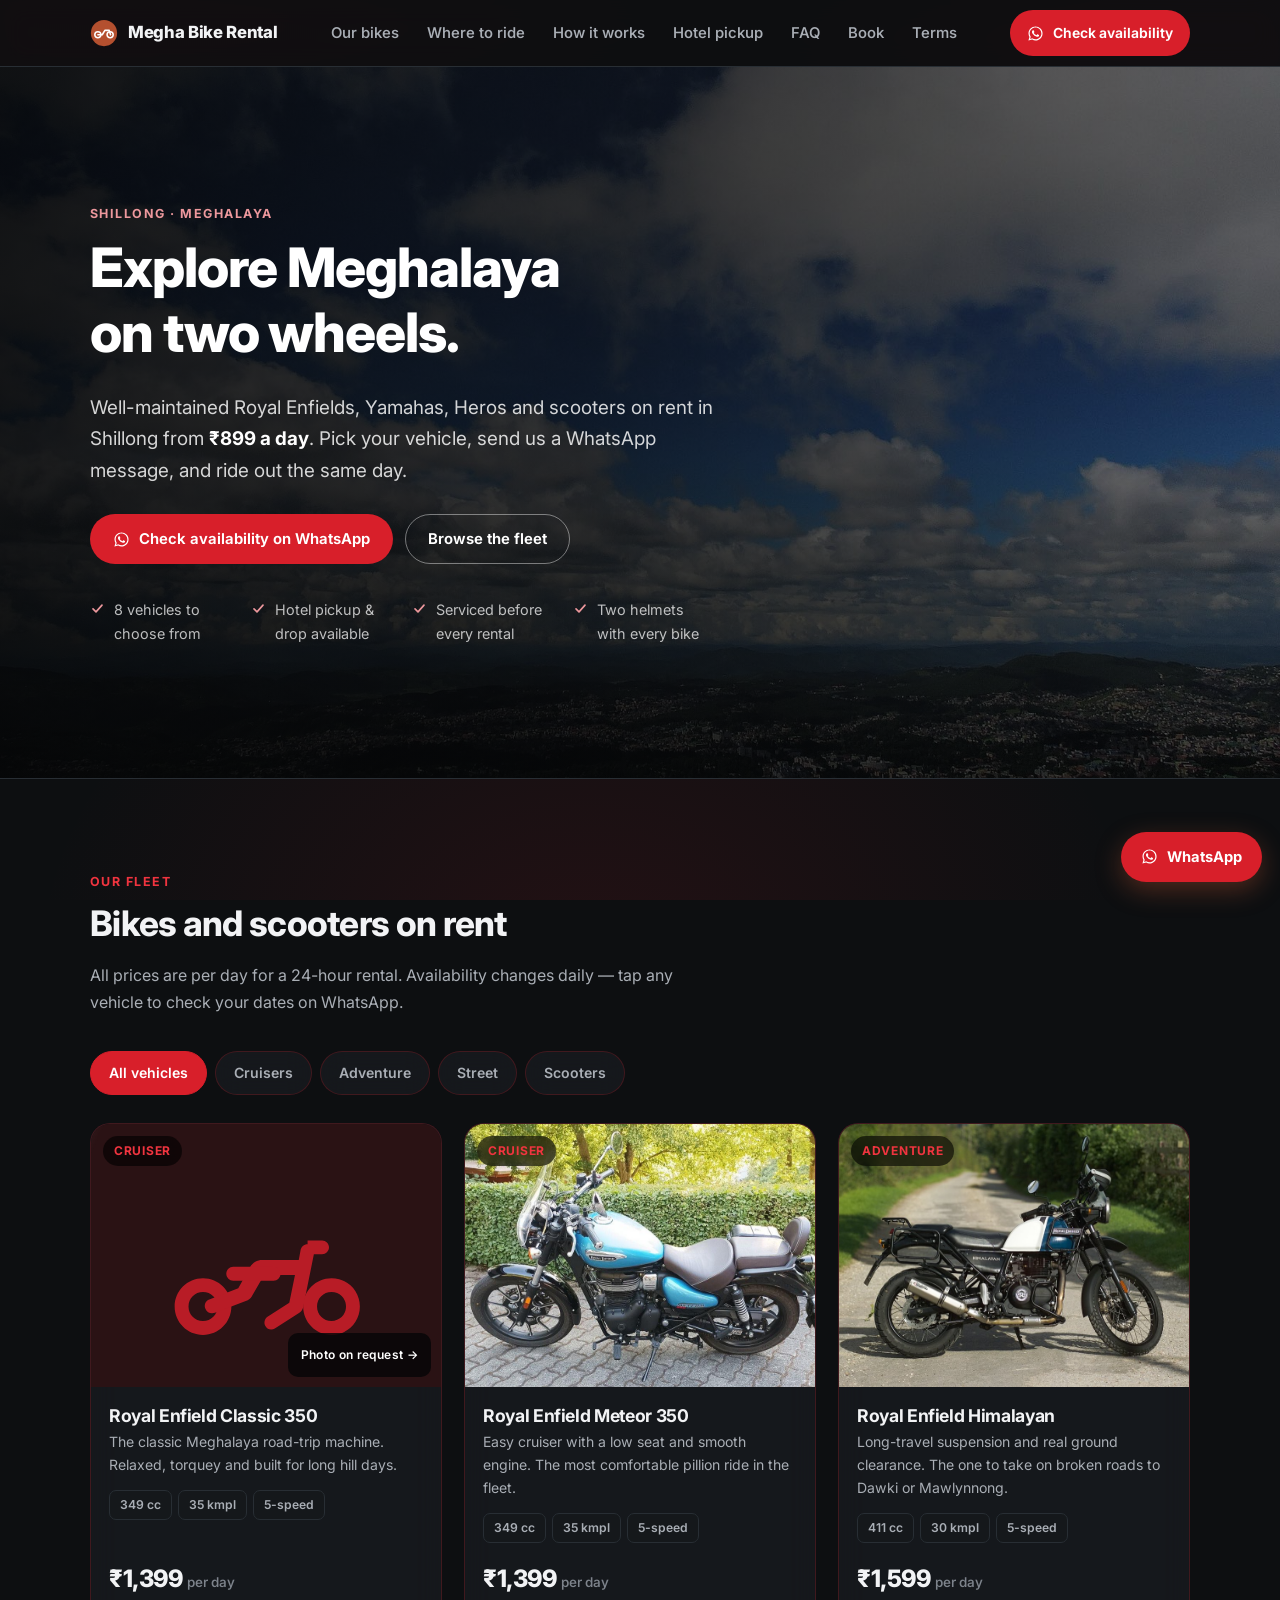
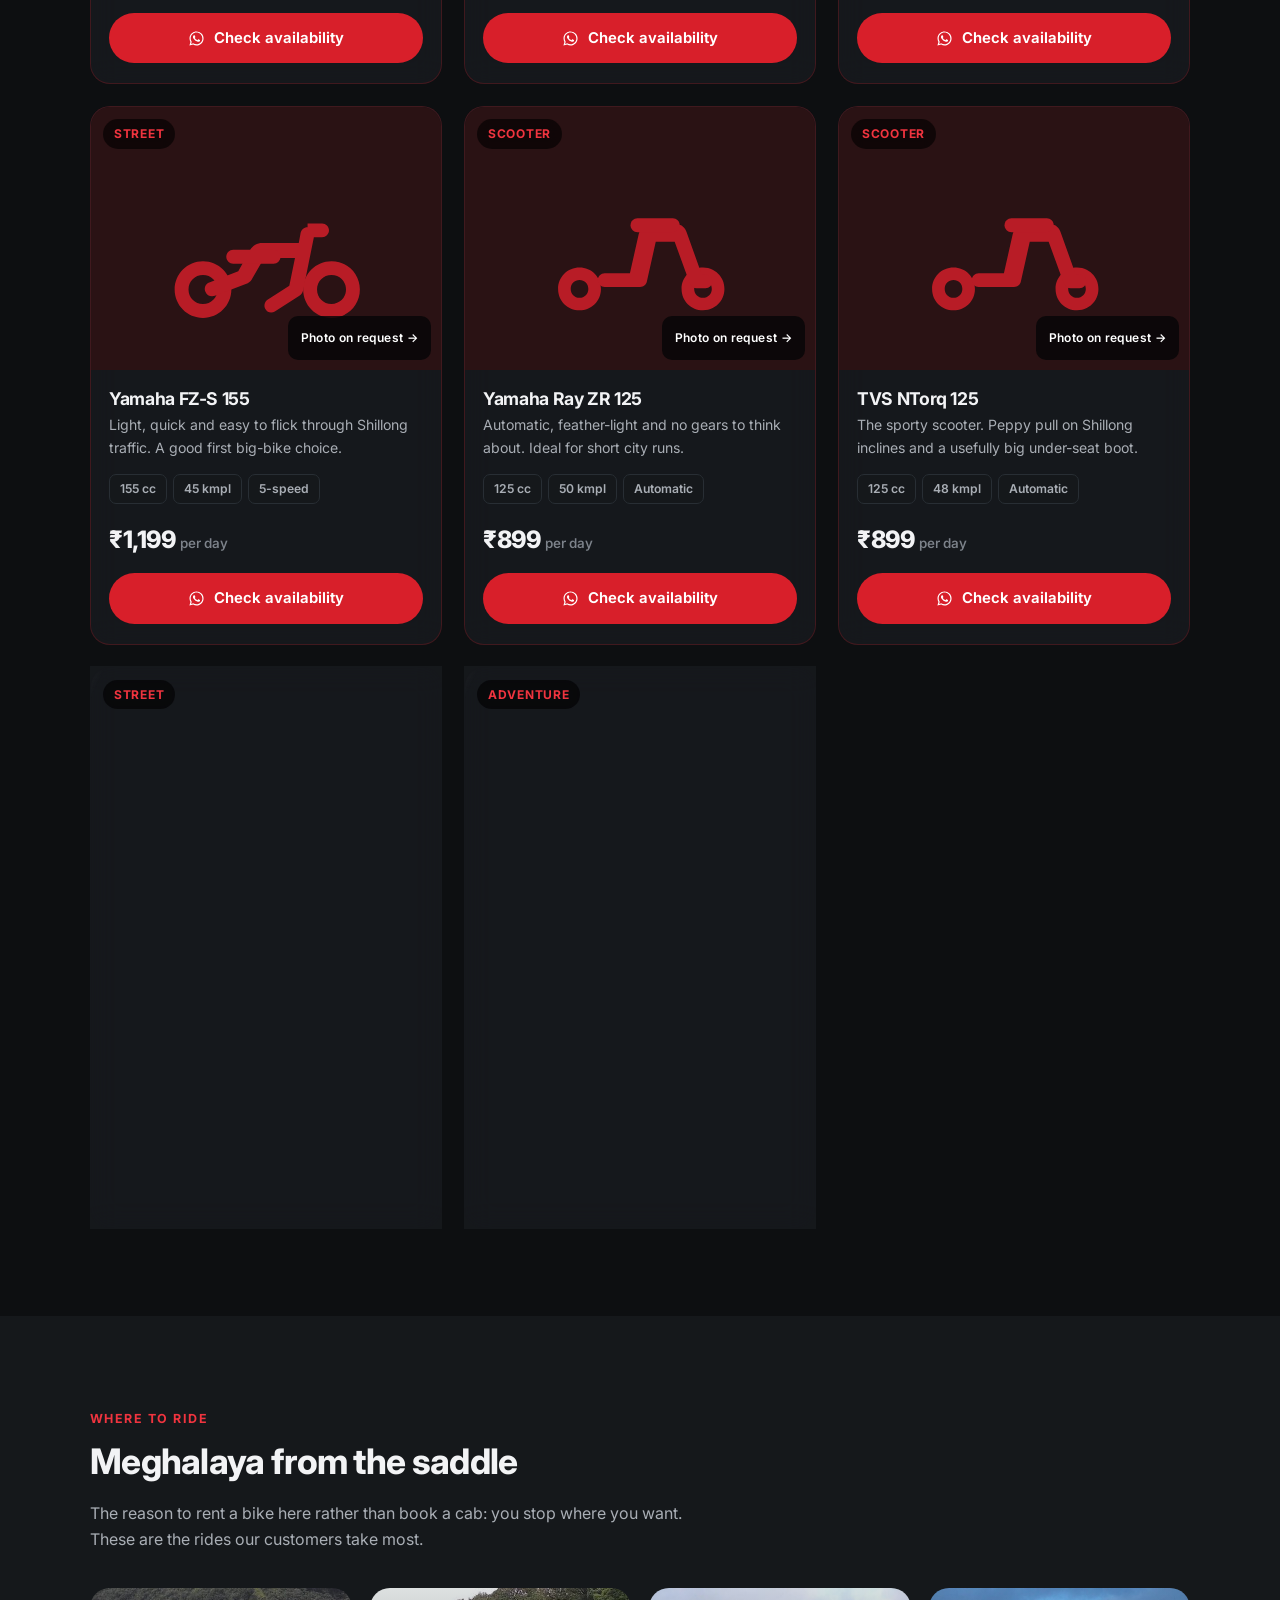
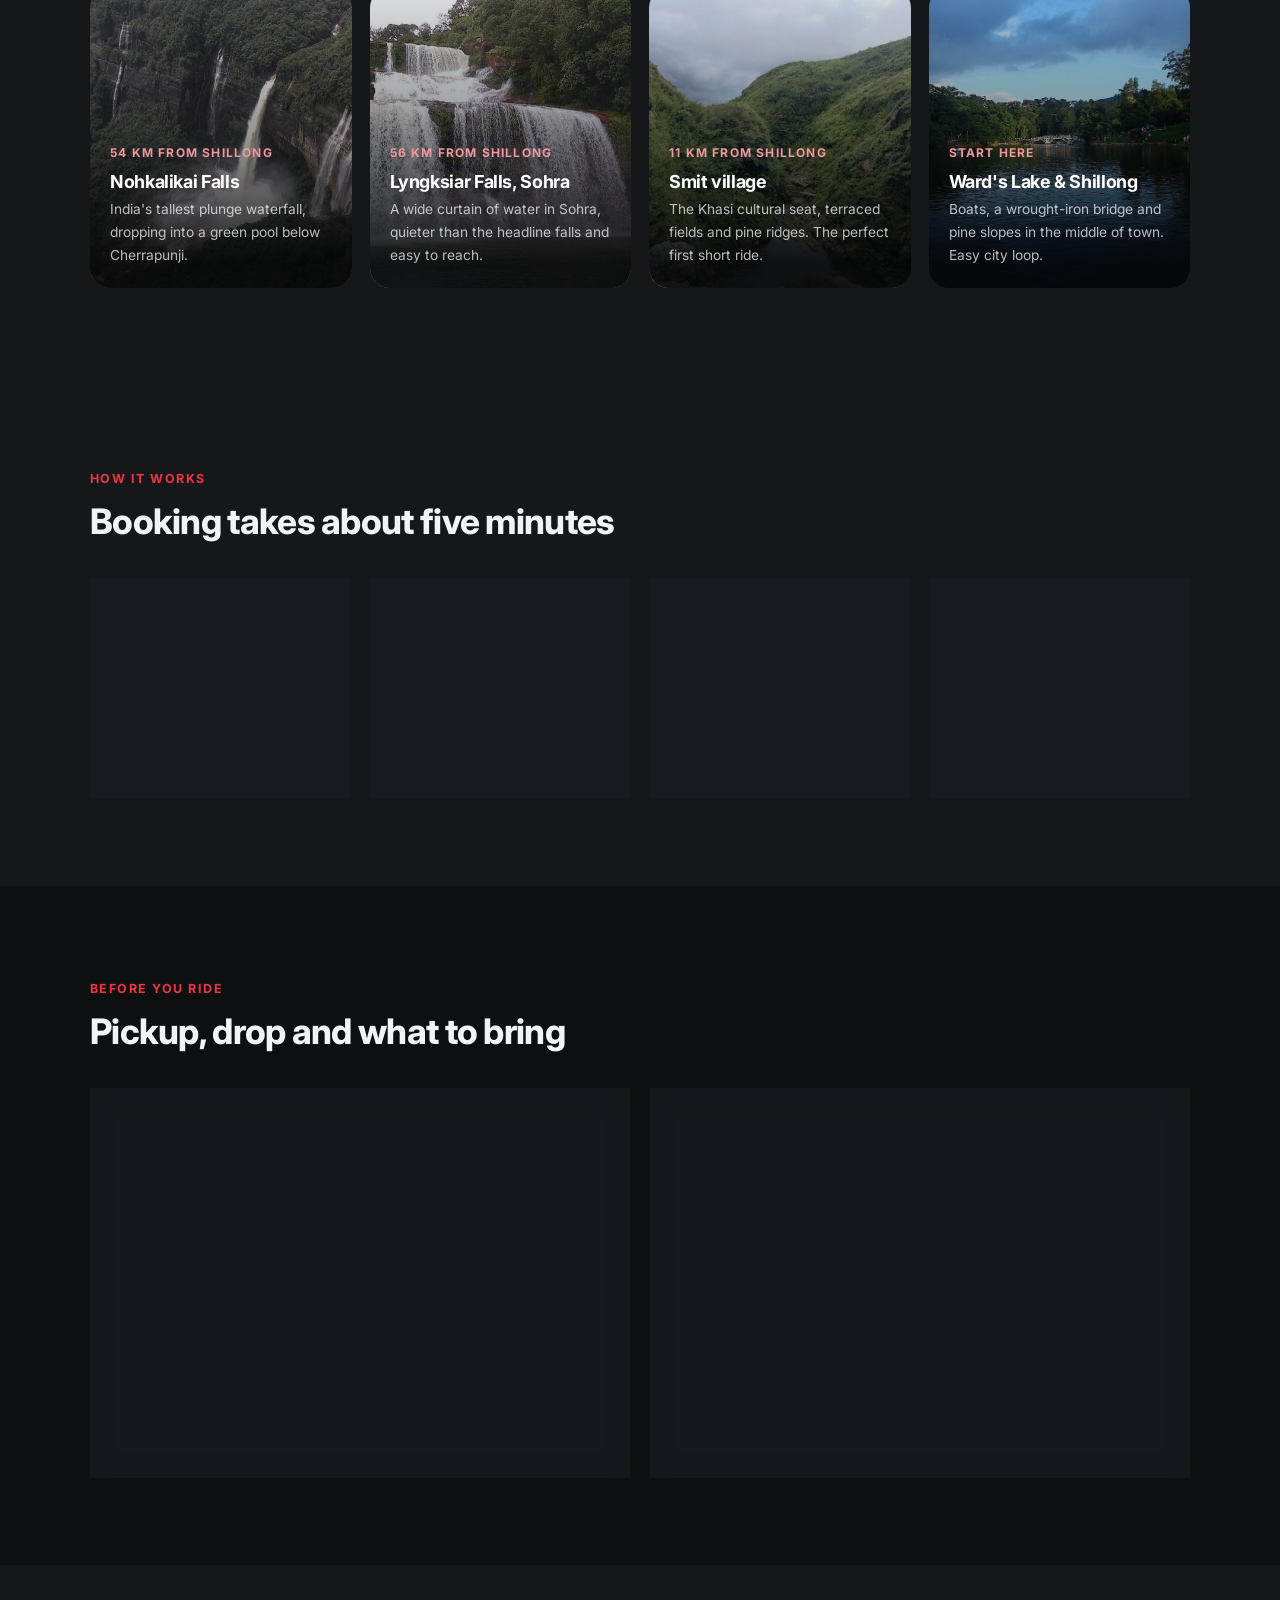
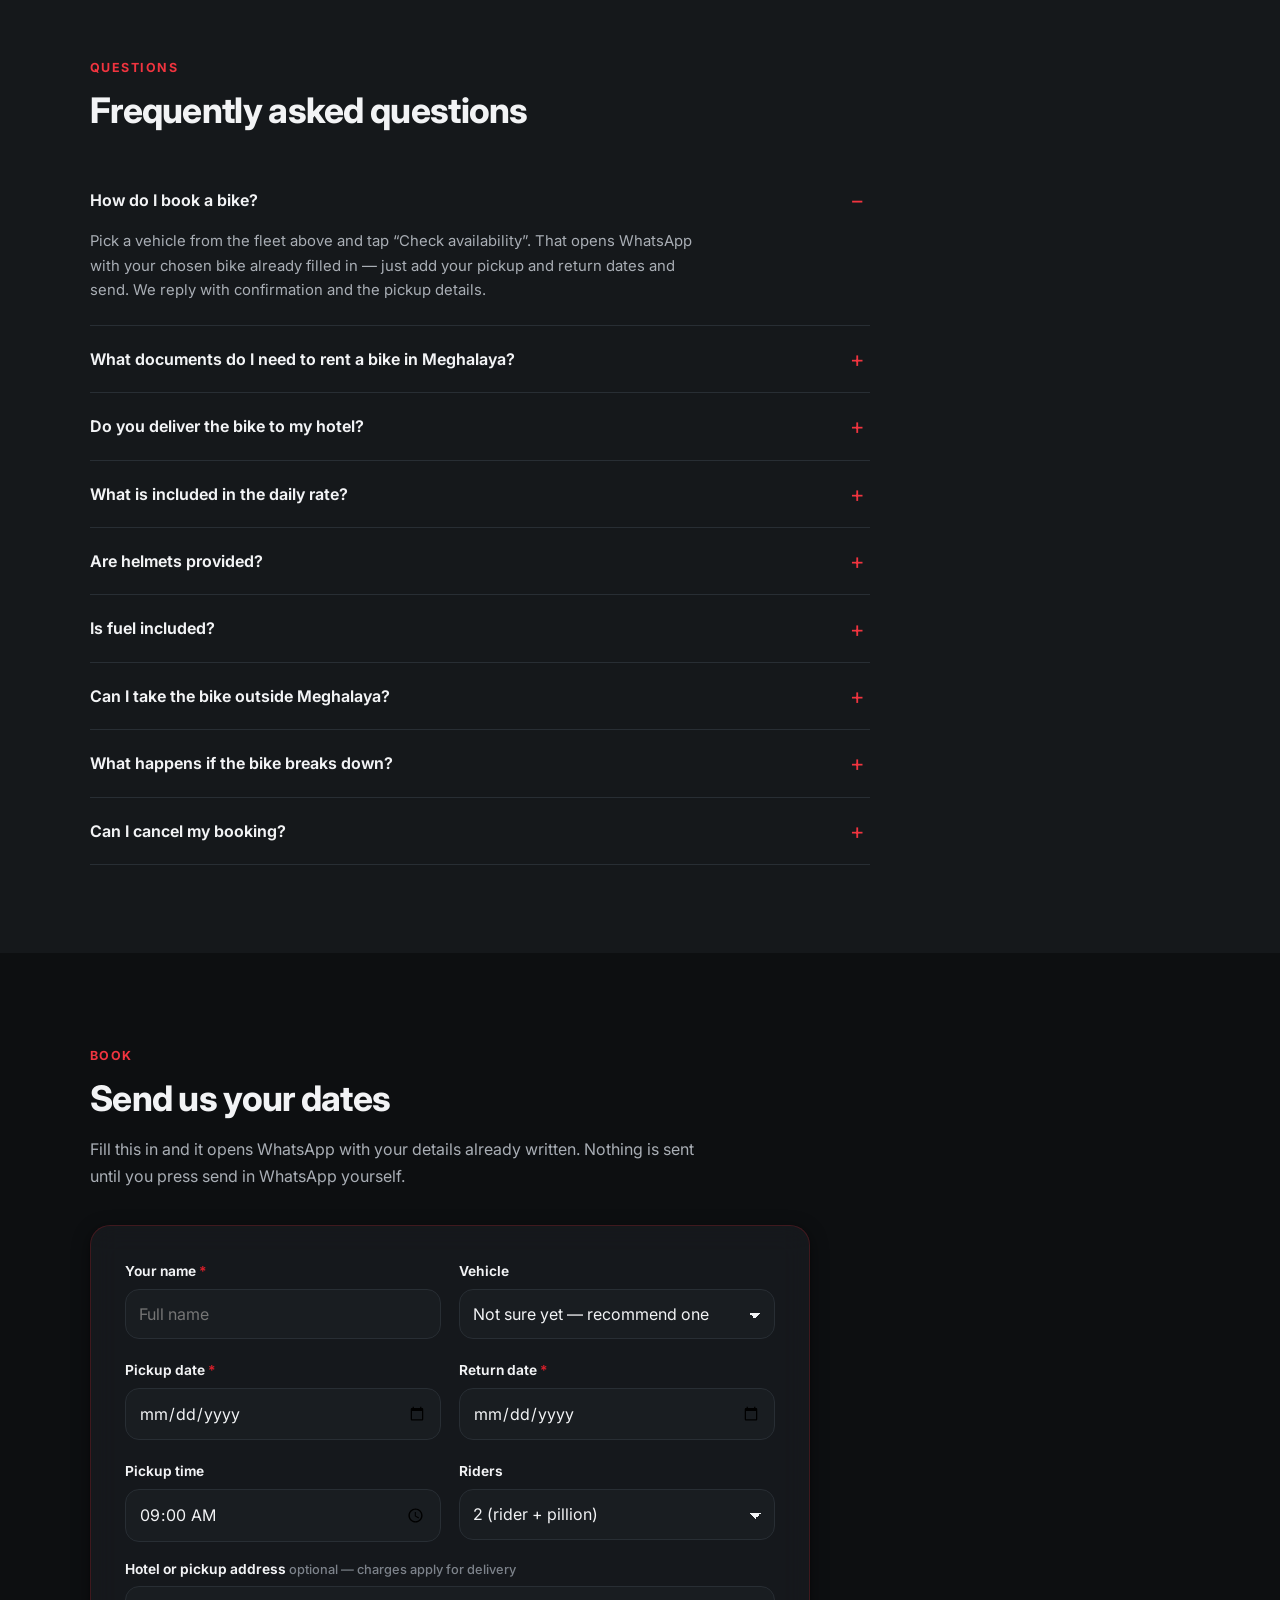
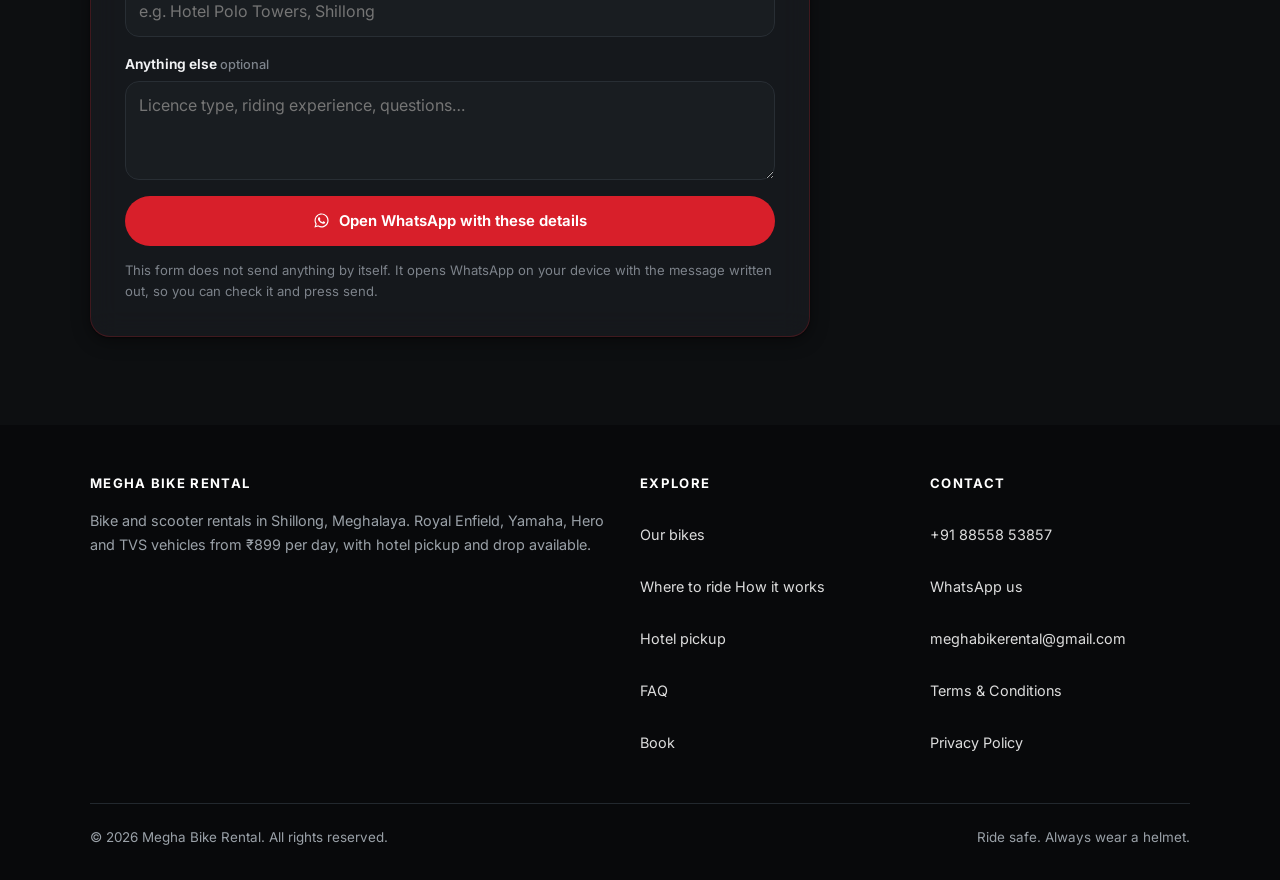
<file: index.html>
<!DOCTYPE html>
<html lang="en-IN" data-palette="carbon" data-finish="water">
<head>
<meta charset="utf-8">
<meta name="viewport" content="width=device-width, initial-scale=1">

<title>Bike Rental in Shillong, Meghalaya | Megha Bike Rental</title>
<meta name="description" content="Rent Royal Enfield, Yamaha, Hero and TVS bikes and scooters in Shillong, Meghalaya from ₹899 per day. Two helmets included, hotel pickup and drop available. Check availability on WhatsApp.">
<link rel="canonical" href="https://www.meghabikerental.com/">

<meta name="robots" content="index, follow, max-image-preview:large">
<meta name="theme-color" content="#b4502f">
<meta name="geo.region" content="IN-ML">
<meta name="geo.placename" content="Shillong">

<meta property="og:type" content="website">
<meta property="og:site_name" content="Megha Bike Rental">
<meta property="og:title" content="Bike Rental in Shillong, Meghalaya | Megha Bike Rental">
<meta property="og:description" content="Rent Royal Enfield, Yamaha, Hero and TVS bikes and scooters in Shillong from ₹899 per day. Hotel pickup and drop available.">
<meta property="og:url" content="https://www.meghabikerental.com/">
<meta property="og:locale" content="en_IN">
<meta property="og:image" content="https://www.meghabikerental.com/assets/images/og-cover.svg">
<meta name="twitter:card" content="summary_large_image">

<link rel="icon" href="assets/images/favicon.svg" type="image/svg+xml">
<link rel="apple-touch-icon" href="assets/images/favicon.svg">

<link rel="preconnect" href="https://fonts.googleapis.com">
<link rel="preconnect" href="https://fonts.gstatic.com" crossorigin>
<link rel="stylesheet" href="https://fonts.googleapis.com/css2?family=Inter:wght@400;500;600;700;800&display=swap">
<link rel="stylesheet" href="assets/css/styles.css">
<link rel="stylesheet" href="assets/css/themes.css">
</head>

<body>
<a class="skip" href="#main">Skip to content</a>

<header class="header">
  <div class="wrap header__bar">
    <a class="logo" href="index.html">
      <svg width="28" height="28" viewBox="0 0 32 32" fill="none" aria-hidden="true">
        <circle cx="16" cy="16" r="15" fill="#b4502f"/>
        <path d="M9 21.5a3.5 3.5 0 1 0 0-7 3.5 3.5 0 0 0 0 7zm14 0a3.5 3.5 0 1 0 0-7 3.5 3.5 0 0 0 0 7z" stroke="#fff" stroke-width="1.8"/>
        <path d="M9 18h5l3-5h5l1.5 5" stroke="#fff" stroke-width="1.8" stroke-linecap="round" stroke-linejoin="round"/>
      </svg>
      <span>Megha Bike Rental</span>
    </a>

    <nav class="nav" aria-label="Main">
      <a href="#fleet">Our bikes</a>
      <a href="#rides">Where to ride</a>
      <a href="#how">How it works</a>
      <a href="#pickup">Hotel pickup</a>
      <a href="#faq">FAQ</a>
      <a href="#book">Book</a>
      <a href="terms.html">Terms</a>
    </nav>

    <a class="btn btn--wa btn--sm" data-wa href="#">Check availability</a>
  </div>
</header>

<main id="main">

  <!-- ================= HERO ================= -->
  <section class="hero">
    <img class="hero__bg" src="assets/images/places/shillong-peak.jpg"
         alt="" width="1800" height="1200" fetchpriority="high" decoding="async">
    <div class="wrap">
      <span class="eyebrow">Shillong &middot; Meghalaya</span>
      <h1>Explore Meghalaya on two wheels.</h1>
      <p class="hero__lede">
        Well-maintained Royal Enfields, Yamahas, Heros and scooters on rent in
        <span data-city>Shillong</span> from <strong>&#8377;899 a day</strong>. Pick your
        vehicle, send us a WhatsApp message, and ride out the same day.
      </p>

      <div class="hero__cta">
        <a class="btn btn--wa" data-wa href="#">Check availability on WhatsApp</a>
        <a class="btn btn--ghost" href="#fleet">Browse the fleet</a>
      </div>

      <ul class="trust">
        <li>8 vehicles to choose from</li>
        <li>Hotel pickup &amp; drop available</li>
        <li>Serviced before every rental</li>
        <li>Two helmets with every bike</li>
      </ul>
    </div>
  </section>

  <!-- ================= FLEET ================= -->
  <section class="section" id="fleet">
    <div class="wrap">
      <div class="section__head">
        <span class="eyebrow">Our fleet</span>
        <h2>Bikes and scooters on rent</h2>
        <p>
          All prices are per day for a 24-hour rental. Availability changes daily —
          tap any vehicle to check your dates on WhatsApp.
        </p>
      </div>

      <div class="filters" id="fleet-filters" role="group" aria-label="Filter vehicles by type"></div>
      <p class="visually-hidden" id="fleet-status" role="status" aria-live="polite"></p>

      <div class="grid" id="fleet-grid">
        <noscript>
          <p>Please enable JavaScript to browse the fleet, or message us on WhatsApp
          and we will send you the current list and prices.</p>
        </noscript>
      </div>
    </div>
  </section>

  <!-- ================= DESTINATIONS ================= -->
  <section class="section section--mist" id="rides">
    <div class="wrap">
      <div class="section__head">
        <span class="eyebrow">Where to ride</span>
        <h2>Meghalaya from the saddle</h2>
        <p>
          The reason to rent a bike here rather than book a cab: you stop where you
          want. These are the rides our customers take most.
        </p>
      </div>
      <ul class="places" id="places-grid"></ul>
    </div>
  </section>

  <!-- ================= HOW IT WORKS ================= -->
  <section class="section section--mist" id="how">
    <div class="wrap">
      <div class="section__head">
        <span class="eyebrow">How it works</span>
        <h2>Booking takes about five minutes</h2>
      </div>

      <ol class="steps">
        <li>
          <h3>Pick your vehicle</h3>
          <p>Browse the fleet above and note the model and daily rate that suits your trip.</p>
        </li>
        <li>
          <h3>Message us on WhatsApp</h3>
          <p>Send your pickup and return dates. We confirm availability, usually within minutes.</p>
        </li>
        <li>
          <h3>Share your documents</h3>
          <p>Send a photo of your driving licence and government photo ID so we can prepare the paperwork.</p>
        </li>
        <li>
          <h3>Collect and ride</h3>
          <p>Pick up from us, or ask for hotel delivery. We hand over the keys and you are on your way.</p>
        </li>
      </ol>
    </div>
  </section>

  <!-- ================= PICKUP + REQUIREMENTS ================= -->
  <section class="section" id="pickup">
    <div class="wrap">
      <div class="section__head">
        <span class="eyebrow">Before you ride</span>
        <h2>Pickup, drop and what to bring</h2>
      </div>

      <div class="panels">
        <div class="panel">
          <h3>Hotel pickup &amp; drop</h3>
          <p style="font-size:.92rem;color:var(--ink-soft)">
            We can deliver the vehicle to your hotel or homestay in
            <span data-city>Shillong</span> and collect it at the end of your rental,
            so you do not lose trip time travelling to us.
          </p>
          <ul>
            <li>Delivery to your hotel or homestay</li>
            <li>Collection from the same address</li>
            <li>Charges apply, based on distance</li>
          </ul>
          <div class="note">
            <svg width="15" height="15" viewBox="0 0 20 20" fill="currentColor" aria-hidden="true"><path d="M10 2a8 8 0 1 0 0 16 8 8 0 0 0 0-16zm0 3.4a1.1 1.1 0 1 1 0 2.2 1.1 1.1 0 0 1 0-2.2zM11 15H9V9h2z"/></svg>
            <span><strong>TBD:</strong> confirm the hotel pickup and drop charge, then replace this note with the actual rate.</span>
          </div>
        </div>

        <div class="panel">
          <h3>What you need to bring</h3>
          <ul>
            <li>A valid driving licence, in the rider's own name</li>
            <li>An original government photo ID</li>
            <li>A refundable security deposit</li>
            <li>Petrol money — we start you off with &frac12;&ndash;1 litre</li>
            <li>Nothing else — two helmets come with every bike</li>
          </ul>
          <div class="note">
            <svg width="15" height="15" viewBox="0 0 20 20" fill="currentColor" aria-hidden="true"><path d="M10 2a8 8 0 1 0 0 16 8 8 0 0 0 0-16zm0 3.4a1.1 1.1 0 1 1 0 2.2 1.1 1.1 0 0 1 0-2.2zM11 15H9V9h2z"/></svg>
            <span><strong>TBD:</strong> confirm the security deposit amount, then update this panel and the FAQ.</span>
          </div>
        </div>
      </div>
    </div>
  </section>

  <!-- ================= FAQ ================= -->
  <section class="section section--mist" id="faq">
    <div class="wrap">
      <div class="section__head">
        <span class="eyebrow">Questions</span>
        <h2>Frequently asked questions</h2>
      </div>

      <div class="faq">
        <details open>
          <summary>How do I book a bike?</summary>
          <p>Pick a vehicle from the fleet above and tap “Check availability”. That opens
          WhatsApp with your chosen bike already filled in — just add your pickup and
          return dates and send. We reply with confirmation and the pickup details.</p>
        </details>

        <details>
          <summary>What documents do I need to rent a bike in Meghalaya?</summary>
          <p>You need a valid driving licence in the rider's own name that covers the
          class of vehicle you are renting, plus an original government photo ID such as
          Aadhaar, passport or voter ID. A learner's licence is not accepted. A refundable
          security deposit is also collected at pickup.</p>
        </details>

        <details>
          <summary>Do you deliver the bike to my hotel?</summary>
          <p>Yes. We deliver to hotels and homestays in <span data-city>Shillong</span>
          and collect the vehicle from the same address at the end of your rental. A
          delivery and collection charge applies depending on distance — message us with
          your hotel name for the exact amount.</p>
        </details>

        <details>
          <summary>What is included in the daily rate?</summary>
          <p>The rate covers a 24-hour rental of the vehicle, two helmets — one for the
          rider and one for the pillion — and half a litre to one litre of petrol to get
          you to a pump. Fuel beyond that is yours. TBD — confirm whether kilometres are
          unlimited, and list any extra charges here.</p>
        </details>

        <details>
          <summary>Are helmets provided?</summary>
          <p>Yes — two helmets come with every bike, one for the rider and one for the
          pillion, at no extra charge. Wearing them is required by law in Meghalaya for
          both riders, and we would ask you to wear them regardless.</p>
        </details>

        <details>
          <summary>Is fuel included?</summary>
          <p>Every bike is handed over with half a litre to one litre of petrol in the
          tank — enough to comfortably reach the nearest fuel pump. Fuel for the rest of
          your trip is at your own cost.</p>
        </details>

        <details>
          <summary>Can I take the bike outside Meghalaya?</summary>
          <p>TBD — confirm whether riding into Assam or other neighbouring states is
          permitted, and any conditions or extra charges that apply.</p>
        </details>

        <details>
          <summary>What happens if the bike breaks down?</summary>
          <p>Call us straight away on the number below. All vehicles are serviced before
          every rental, but if something goes wrong we will talk you through it and arrange
          help. Do not get repairs done yourself without speaking to us first.</p>
        </details>

        <details>
          <summary>Can I cancel my booking?</summary>
          <p>TBD — confirm the cancellation window and whether any advance or deposit is
          refundable. See our <a href="terms.html">Terms &amp; Conditions</a> once finalised.</p>
        </details>
      </div>
    </div>
  </section>

  <!-- ================= ENQUIRY FORM ================= -->
  <section class="section" id="book">
    <div class="wrap">
      <div class="section__head">
        <span class="eyebrow">Book</span>
        <h2>Send us your dates</h2>
        <p>
          Fill this in and it opens WhatsApp with your details already written.
          Nothing is sent until you press send in WhatsApp yourself.
        </p>
      </div>

      <form class="form" id="enquiry-form" novalidate>
        <div class="form__grid">
          <p class="field">
            <label for="f-name">Your name <span aria-hidden="true">*</span></label>
            <input id="f-name" name="name" type="text" autocomplete="name"
                   required maxlength="60" placeholder="Full name">
            <span class="field__err" data-err-for="f-name"></span>
          </p>

          <p class="field">
            <label for="f-vehicle">Vehicle</label>
            <select id="f-vehicle" name="vehicle"></select>
            <span class="field__err" data-err-for="f-vehicle"></span>
          </p>

          <p class="field">
            <label for="f-pickup">Pickup date <span aria-hidden="true">*</span></label>
            <input id="f-pickup" name="pickup" type="date" required>
            <span class="field__err" data-err-for="f-pickup"></span>
          </p>

          <p class="field">
            <label for="f-return">Return date <span aria-hidden="true">*</span></label>
            <input id="f-return" name="return" type="date" required>
            <span class="field__err" data-err-for="f-return"></span>
          </p>

          <p class="field">
            <label for="f-time">Pickup time</label>
            <input id="f-time" name="time" type="time" value="09:00">
          </p>

          <p class="field">
            <label for="f-riders">Riders</label>
            <select id="f-riders" name="riders">
              <option value="1">1 rider</option>
              <option value="2" selected>2 (rider + pillion)</option>
            </select>
          </p>
        </div>

        <p class="field field--full">
          <label for="f-hotel">Hotel or pickup address <span class="field__hint">optional &mdash; charges apply for delivery</span></label>
          <input id="f-hotel" name="hotel" type="text" maxlength="90"
                 placeholder="e.g. Hotel Polo Towers, Shillong">
        </p>

        <p class="field field--full">
          <label for="f-notes">Anything else <span class="field__hint">optional</span></label>
          <textarea id="f-notes" name="notes" rows="3" maxlength="300"
                    placeholder="Licence type, riding experience, questions&hellip;"></textarea>
        </p>

        <p class="form__summary" id="form-summary" role="status" aria-live="polite"></p>

        <button class="btn btn--wa btn--block" type="submit">Open WhatsApp with these details</button>

        <p class="form__note">
          This form does not send anything by itself. It opens WhatsApp on your
          device with the message written out, so you can check it and press send.
        </p>

        <noscript>
          <p class="form__note">
            This form needs JavaScript. Message us directly on
            <a data-wa href="#">WhatsApp</a> or call
            <a data-phone href="#">+91 88558 53857</a> with your dates.
          </p>
        </noscript>
      </form>
    </div>
  </section>

</main>

<footer class="footer">
  <div class="wrap">
    <div class="footer__cols">
      <div>
        <h4>Megha Bike Rental</h4>
        <p>Bike and scooter rentals in <span data-city>Shillong</span>, Meghalaya.
        Royal Enfield, Yamaha, Hero and TVS vehicles from ₹899 per day, with hotel
        pickup and drop available.</p>
      </div>

      <div>
        <h4>Explore</h4>
        <ul>
          <li><a href="#fleet">Our bikes</a></li>
          <li><a href="#rides">Where to ride</a>
      <a href="#how">How it works</a></li>
          <li><a href="#pickup">Hotel pickup</a></li>
          <li><a href="#faq">FAQ</a></li>
          <li><a href="#book">Book</a></li>
        </ul>
      </div>

      <div>
        <h4>Contact</h4>
        <ul>
          <li><a data-phone href="#">+91 88558 53857</a></li>
          <li><a data-wa href="#">WhatsApp us</a></li>
          <li><a data-email href="#">meghabikerental@gmail.com</a></li>
          <li><a href="terms.html">Terms &amp; Conditions</a></li>
          <li><a href="privacy.html">Privacy Policy</a></li>
        </ul>
      </div>
    </div>

    <div class="footer__base">
      <span>&copy; <span data-year>2026</span> Megha Bike Rental. All rights reserved.</span>
      <span>Ride safe. Always wear a helmet.</span>
    </div>
  </div>
</footer>

<a class="fab" data-wa href="#" aria-label="Check availability on WhatsApp">
  <span class="fab__text">WhatsApp</span>
</a>

<script src="assets/js/data.js"></script>
<script src="assets/js/main.js"></script>

<script type="application/ld+json">
{
  "@context": "https://schema.org",
  "@graph": [
    {
      "@type": ["LocalBusiness", "AutoRental"],
      "@id": "https://www.meghabikerental.com/#business",
      "name": "Megha Bike Rental",
      "url": "https://www.meghabikerental.com/",
      "email": "meghabikerental@gmail.com",
      "telephone": "+918855853857",
      "description": "Bike and scooter rentals in Shillong, Meghalaya. Royal Enfield, Yamaha, Hero and TVS vehicles from Rs 899 per day, with hotel pickup and drop available.",
      "image": "https://www.meghabikerental.com/assets/images/og-cover.svg",
      "priceRange": "₹₹",
      "currenciesAccepted": "INR",
      "areaServed": { "@type": "State", "name": "Meghalaya" },
      "address": {
        "@type": "PostalAddress",
        "addressLocality": "Shillong",
        "addressRegion": "Meghalaya",
        "addressCountry": "IN"
      },
      "openingHoursSpecification": [{
        "@type": "OpeningHoursSpecification",
        "dayOfWeek": ["Monday","Tuesday","Wednesday","Thursday","Friday","Saturday","Sunday"],
        "opens": "08:00",
        "closes": "20:00"
      }]
    },
    {
      "@type": "FAQPage",
      "@id": "https://www.meghabikerental.com/#faq",
      "mainEntity": [
        {
          "@type": "Question",
          "name": "How do I book a bike?",
          "acceptedAnswer": { "@type": "Answer", "text": "Pick a vehicle from the fleet and tap Check availability. That opens WhatsApp with your chosen bike already filled in. Add your pickup and return dates and send, and we reply with confirmation and pickup details." }
        },
        {
          "@type": "Question",
          "name": "What documents do I need to rent a bike in Meghalaya?",
          "acceptedAnswer": { "@type": "Answer", "text": "A valid driving licence in the rider's own name covering the class of vehicle, plus an original government photo ID such as Aadhaar, passport or voter ID. A learner's licence is not accepted. A refundable security deposit is collected at pickup." }
        },
        {
          "@type": "Question",
          "name": "Do you deliver the bike to my hotel?",
          "acceptedAnswer": { "@type": "Answer", "text": "Yes. We deliver to hotels and homestays in Shillong and collect the vehicle from the same address at the end of the rental. A delivery and collection charge applies depending on distance." }
        },
        {
          "@type": "Question",
          "name": "Are helmets provided with the bike rental?",
          "acceptedAnswer": { "@type": "Answer", "text": "Yes. Two helmets come with every bike, one for the rider and one for the pillion, at no extra charge. Wearing a helmet is required by law in Meghalaya for both riders." }
        },
        {
          "@type": "Question",
          "name": "Is fuel included in the bike rental?",
          "acceptedAnswer": { "@type": "Answer", "text": "Every bike is handed over with half a litre to one litre of petrol in the tank, enough to comfortably reach the nearest fuel pump. Fuel for the rest of the trip is at the rider's own cost." }
        },
        {
          "@type": "Question",
          "name": "What happens if the bike breaks down?",
          "acceptedAnswer": { "@type": "Answer", "text": "Call us immediately. All vehicles are serviced before every rental, but if something goes wrong we will talk you through it and arrange help. Do not arrange repairs yourself without speaking to us first." }
        }
      ]
    }
  ]
}
</script>
</body>
</html>
</file>
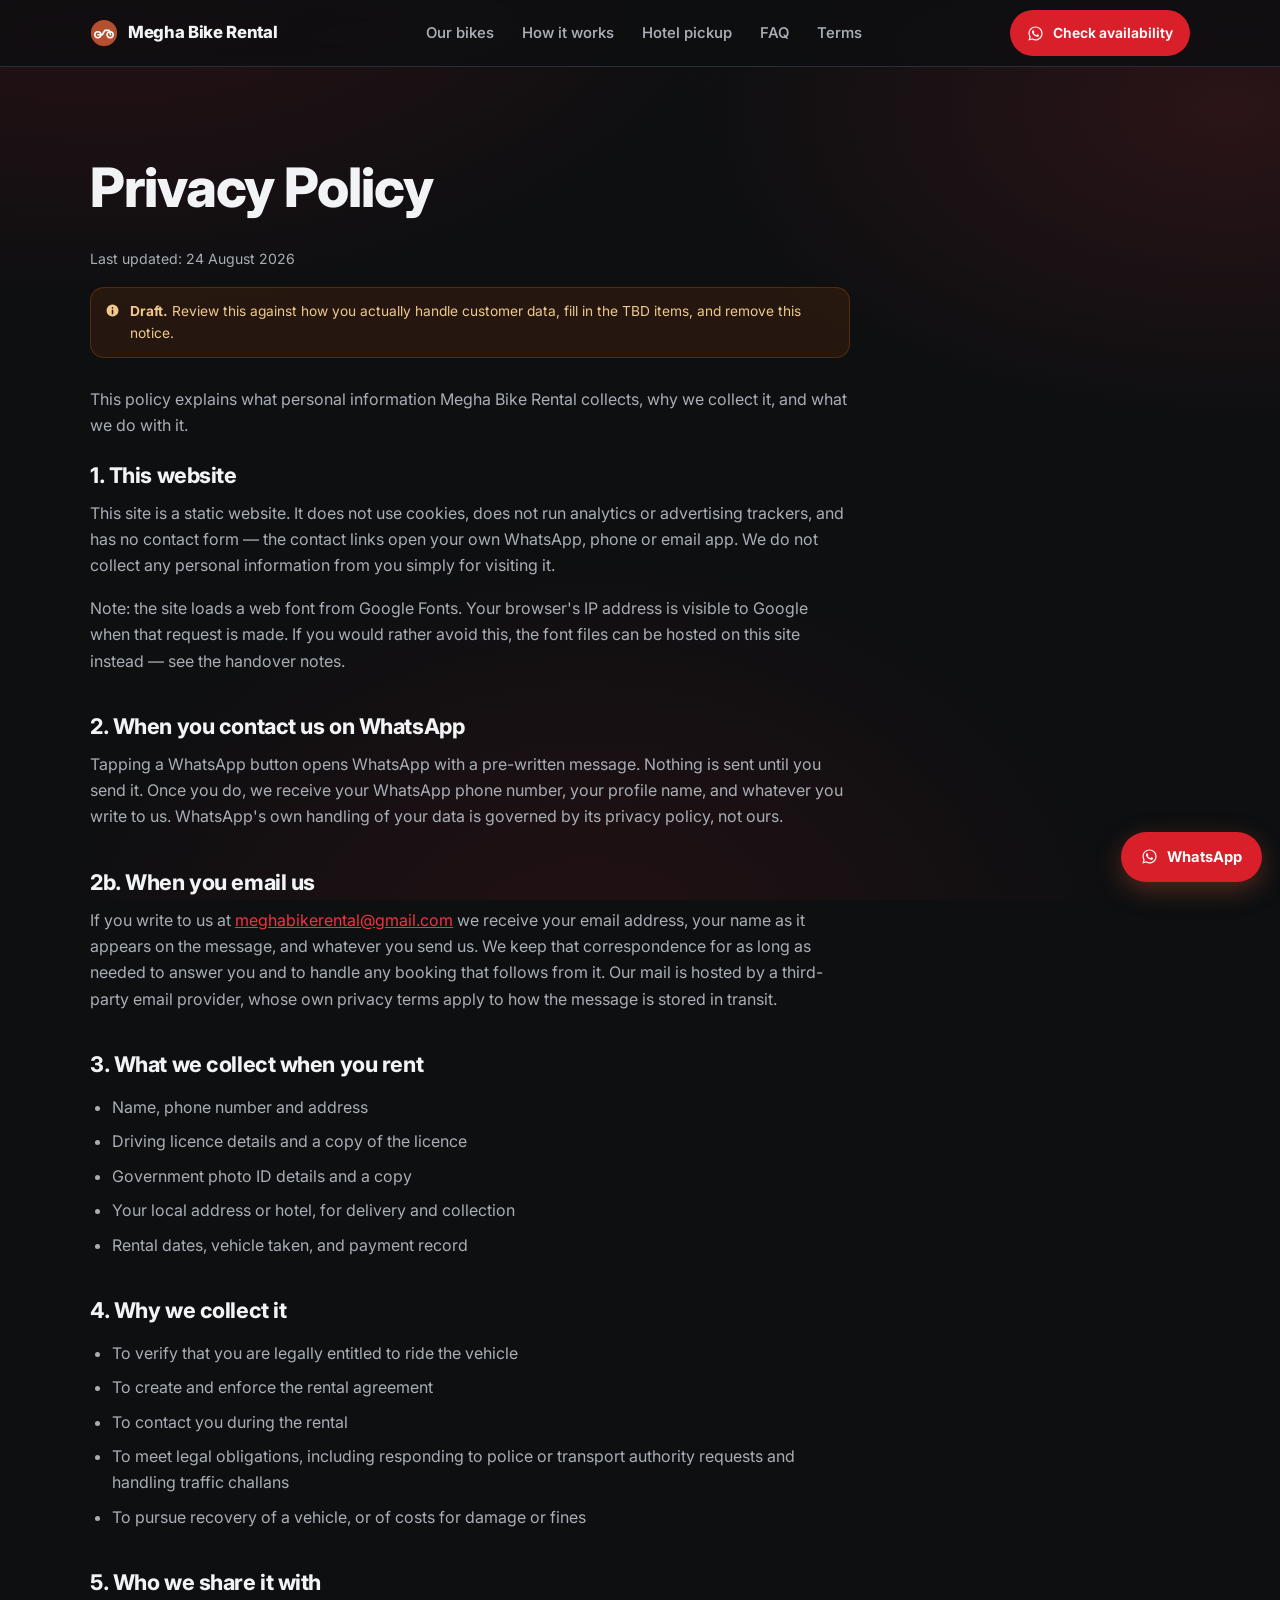
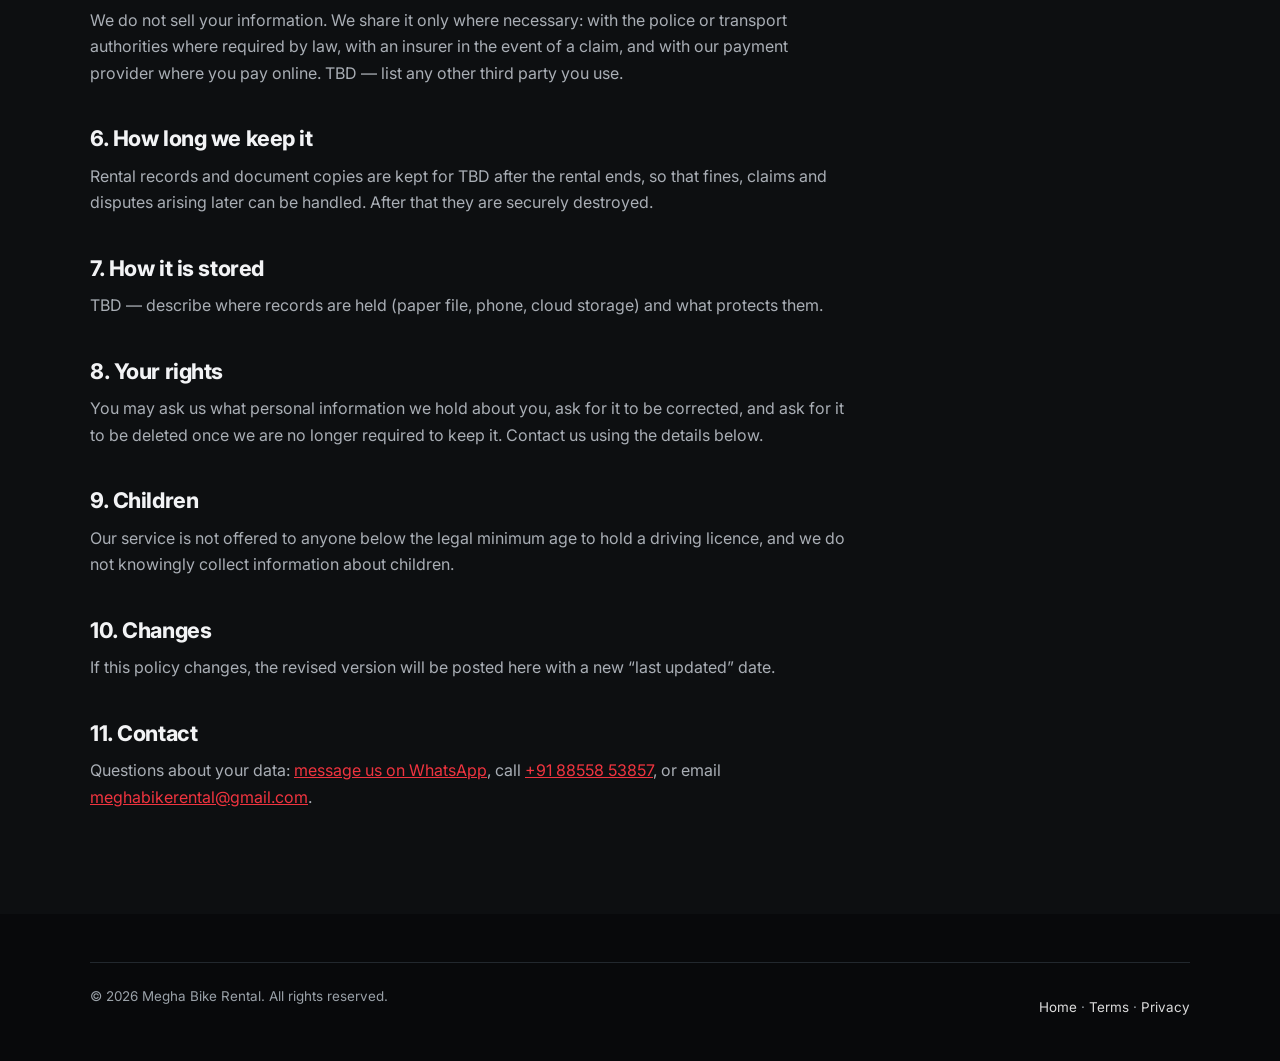
<file: privacy.html>
<!DOCTYPE html>
<html lang="en-IN" data-palette="carbon" data-finish="water">
<head>
<meta charset="utf-8">
<meta name="viewport" content="width=device-width, initial-scale=1">
<title>Privacy Policy | Megha Bike Rental</title>
<meta name="description" content="How Megha Bike Rental collects, uses and protects the personal information of customers renting bikes in Shillong, Meghalaya.">
<link rel="canonical" href="https://www.meghabikerental.com/privacy.html">
<meta name="robots" content="index, follow">
<meta name="theme-color" content="#b4502f">
<link rel="icon" href="assets/images/favicon.svg" type="image/svg+xml">
<link rel="preconnect" href="https://fonts.googleapis.com">
<link rel="preconnect" href="https://fonts.gstatic.com" crossorigin>
<link rel="stylesheet" href="https://fonts.googleapis.com/css2?family=Inter:wght@400;500;600;700;800&display=swap">
<link rel="stylesheet" href="assets/css/styles.css">
<link rel="stylesheet" href="assets/css/themes.css">
</head>
<body>
<a class="skip" href="#main">Skip to content</a>
<header class="header">
  <div class="wrap header__bar">
    <a class="logo" href="index.html">
      <svg width="28" height="28" viewBox="0 0 32 32" fill="none" aria-hidden="true">
        <circle cx="16" cy="16" r="15" fill="#b4502f"/>
        <path d="M9 21.5a3.5 3.5 0 1 0 0-7 3.5 3.5 0 0 0 0 7zm14 0a3.5 3.5 0 1 0 0-7 3.5 3.5 0 0 0 0 7z" stroke="#fff" stroke-width="1.8"/>
        <path d="M9 18h5l3-5h5l1.5 5" stroke="#fff" stroke-width="1.8" stroke-linecap="round" stroke-linejoin="round"/>
      </svg>
      <span>Megha Bike Rental</span>
    </a>
    <nav class="nav" aria-label="Main">
      <a href="index.html#fleet">Our bikes</a>
      <a href="index.html#how">How it works</a>
      <a href="index.html#pickup">Hotel pickup</a>
      <a href="index.html#faq">FAQ</a>
      <a href="terms.html">Terms</a>
    </nav>
    <a class="btn btn--wa btn--sm" data-wa href="#">Check availability</a>
  </div>
</header>
<main id="main"><section class="section"><div class="wrap"><div class="legal">
<h1>Privacy Policy</h1>
<p class="legal__updated">Last updated: 24 August 2026</p>

<div class="note" style="margin-bottom:28px">
  <svg width="15" height="15" viewBox="0 0 20 20" fill="currentColor" aria-hidden="true"><path d="M10 2a8 8 0 1 0 0 16 8 8 0 0 0 0-16zm0 3.4a1.1 1.1 0 1 1 0 2.2 1.1 1.1 0 0 1 0-2.2zM11 15H9V9h2z"/></svg>
  <span><strong>Draft.</strong> Review this against how you actually handle
  customer data, fill in the TBD items, and remove this notice.</span>
</div>

<p>This policy explains what personal information Megha Bike Rental collects, why
we collect it, and what we do with it.</p>

<h2>1. This website</h2>
<p>This site is a static website. It does not use cookies, does not run analytics
or advertising trackers, and has no contact form — the contact links open your
own WhatsApp, phone or email app. We do not collect any
personal information from you simply for visiting it.</p>
<p>Note: the site loads a web font from Google Fonts. Your browser's IP address is
visible to Google when that request is made. If you would rather avoid this, the
font files can be hosted on this site instead — see the handover notes.</p>

<h2>2. When you contact us on WhatsApp</h2>
<p>Tapping a WhatsApp button opens WhatsApp with a pre-written message. Nothing is
sent until you send it. Once you do, we receive your WhatsApp phone number, your
profile name, and whatever you write to us. WhatsApp's own handling of your data is
governed by its privacy policy, not ours.</p>

<h2>2b. When you email us</h2>
<p>If you write to us at <a data-email href="#">meghabikerental@gmail.com</a> we receive
your email address, your name as it appears on the message, and whatever you
send us. We keep that correspondence for as long as needed to answer you and to
handle any booking that follows from it. Our mail is hosted by a third-party
email provider, whose own privacy terms apply to how the message is stored in
transit.</p>

<h2>3. What we collect when you rent</h2>
<ul>
  <li>Name, phone number and address</li>
  <li>Driving licence details and a copy of the licence</li>
  <li>Government photo ID details and a copy</li>
  <li>Your local address or hotel, for delivery and collection</li>
  <li>Rental dates, vehicle taken, and payment record</li>
</ul>

<h2>4. Why we collect it</h2>
<ul>
  <li>To verify that you are legally entitled to ride the vehicle</li>
  <li>To create and enforce the rental agreement</li>
  <li>To contact you during the rental</li>
  <li>To meet legal obligations, including responding to police or transport
      authority requests and handling traffic challans</li>
  <li>To pursue recovery of a vehicle, or of costs for damage or fines</li>
</ul>

<h2>5. Who we share it with</h2>
<p>We do not sell your information. We share it only where necessary: with the
police or transport authorities where required by law, with an insurer in the event
of a claim, and with our payment provider where you pay online. TBD — list any
other third party you use.</p>

<h2>6. How long we keep it</h2>
<p>Rental records and document copies are kept for TBD after the rental ends, so
that fines, claims and disputes arising later can be handled. After that they are
securely destroyed.</p>

<h2>7. How it is stored</h2>
<p>TBD — describe where records are held (paper file, phone, cloud storage) and
what protects them.</p>

<h2>8. Your rights</h2>
<p>You may ask us what personal information we hold about you, ask for it to be
corrected, and ask for it to be deleted once we are no longer required to keep it.
Contact us using the details below.</p>

<h2>9. Children</h2>
<p>Our service is not offered to anyone below the legal minimum age to hold a
driving licence, and we do not knowingly collect information about children.</p>

<h2>10. Changes</h2>
<p>If this policy changes, the revised version will be posted here with a new
&ldquo;last updated&rdquo; date.</p>

<h2>11. Contact</h2>
<p>Questions about your data: <a data-wa href="#">message us on WhatsApp</a>,
call <a data-phone href="#">+91 88558 53857</a>, or email
<a data-email href="#">meghabikerental@gmail.com</a>.</p>
</div></div></section></main>
<footer class="footer">
  <div class="wrap">
    <div class="footer__base">
      <span>&copy; <span data-year>2026</span> Megha Bike Rental. All rights reserved.</span>
      <span><a href="index.html">Home</a> &middot; <a href="terms.html">Terms</a> &middot; <a href="privacy.html">Privacy</a></span>
    </div>
  </div>
</footer>
<a class="fab" data-wa href="#" aria-label="Check availability on WhatsApp"><span class="fab__text">WhatsApp</span></a>
<script src="assets/js/data.js"></script>
<script src="assets/js/main.js"></script>
</body>
</html>
</file>
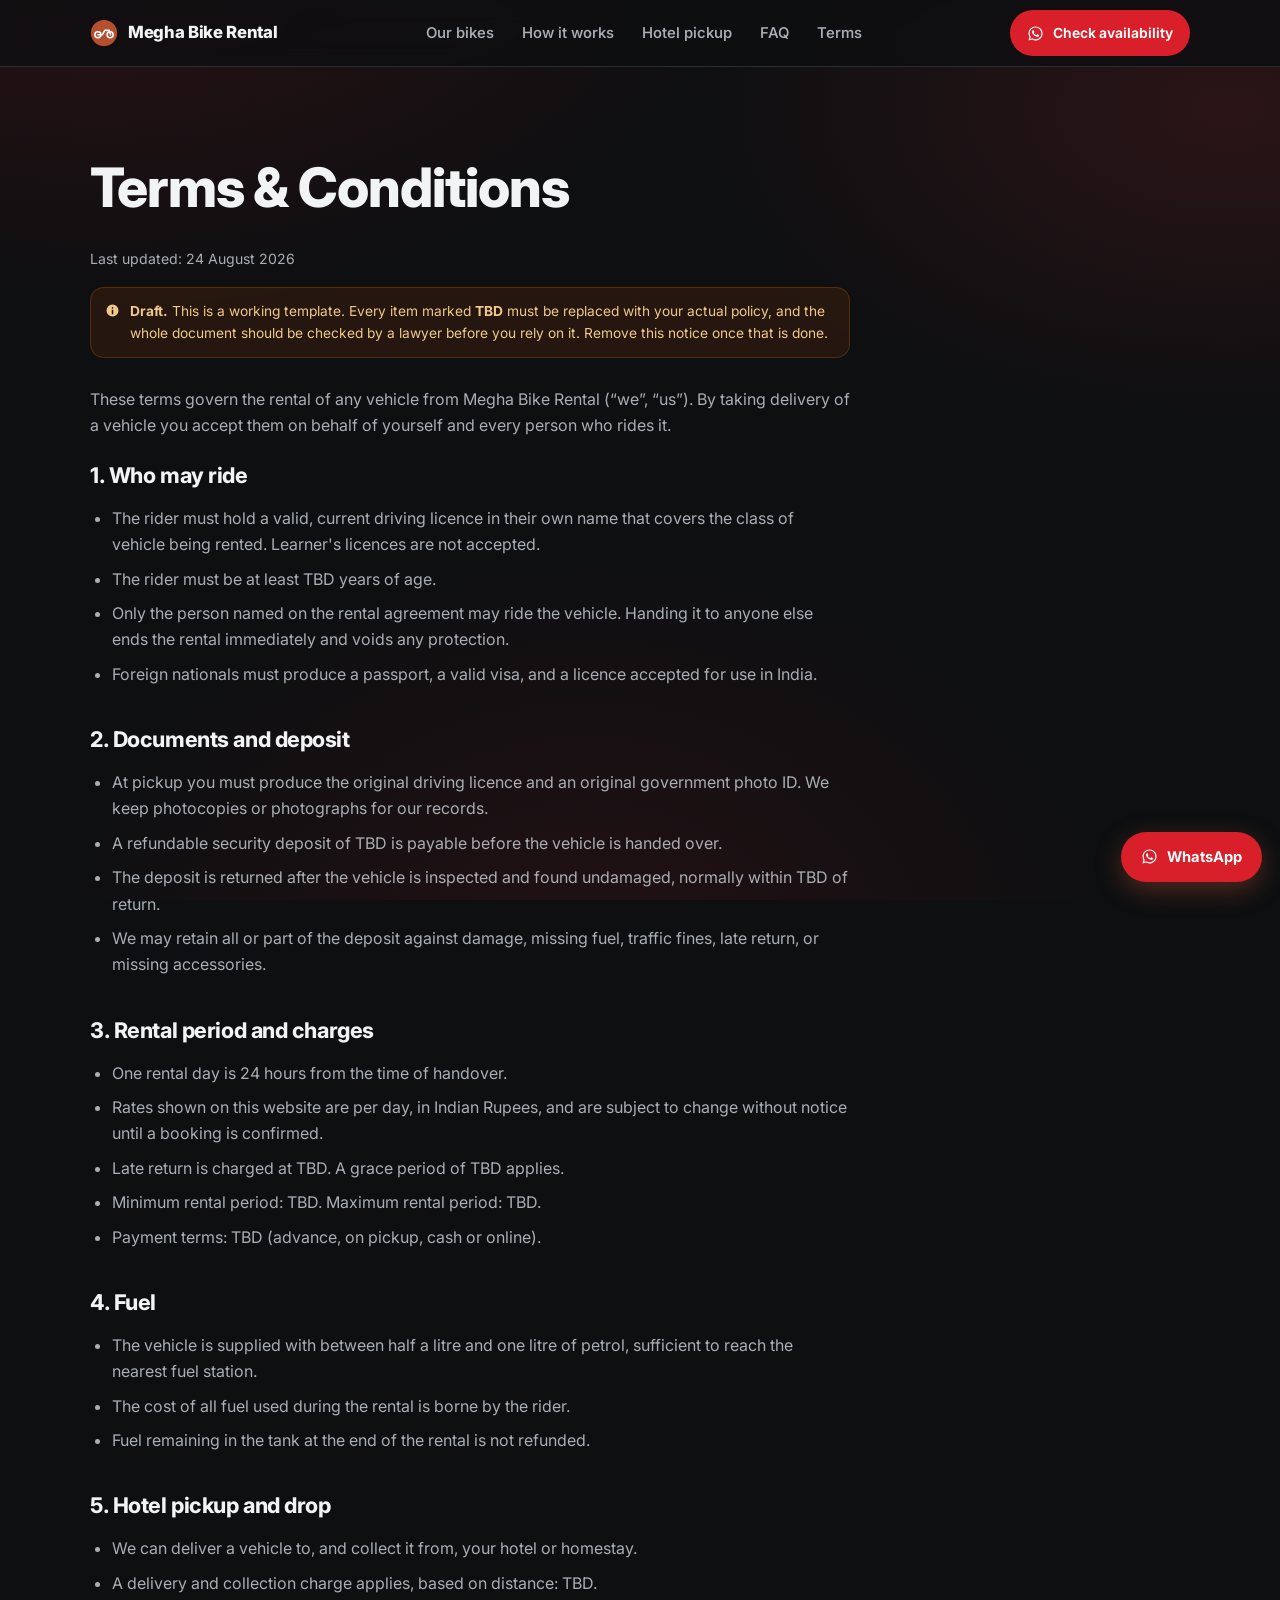
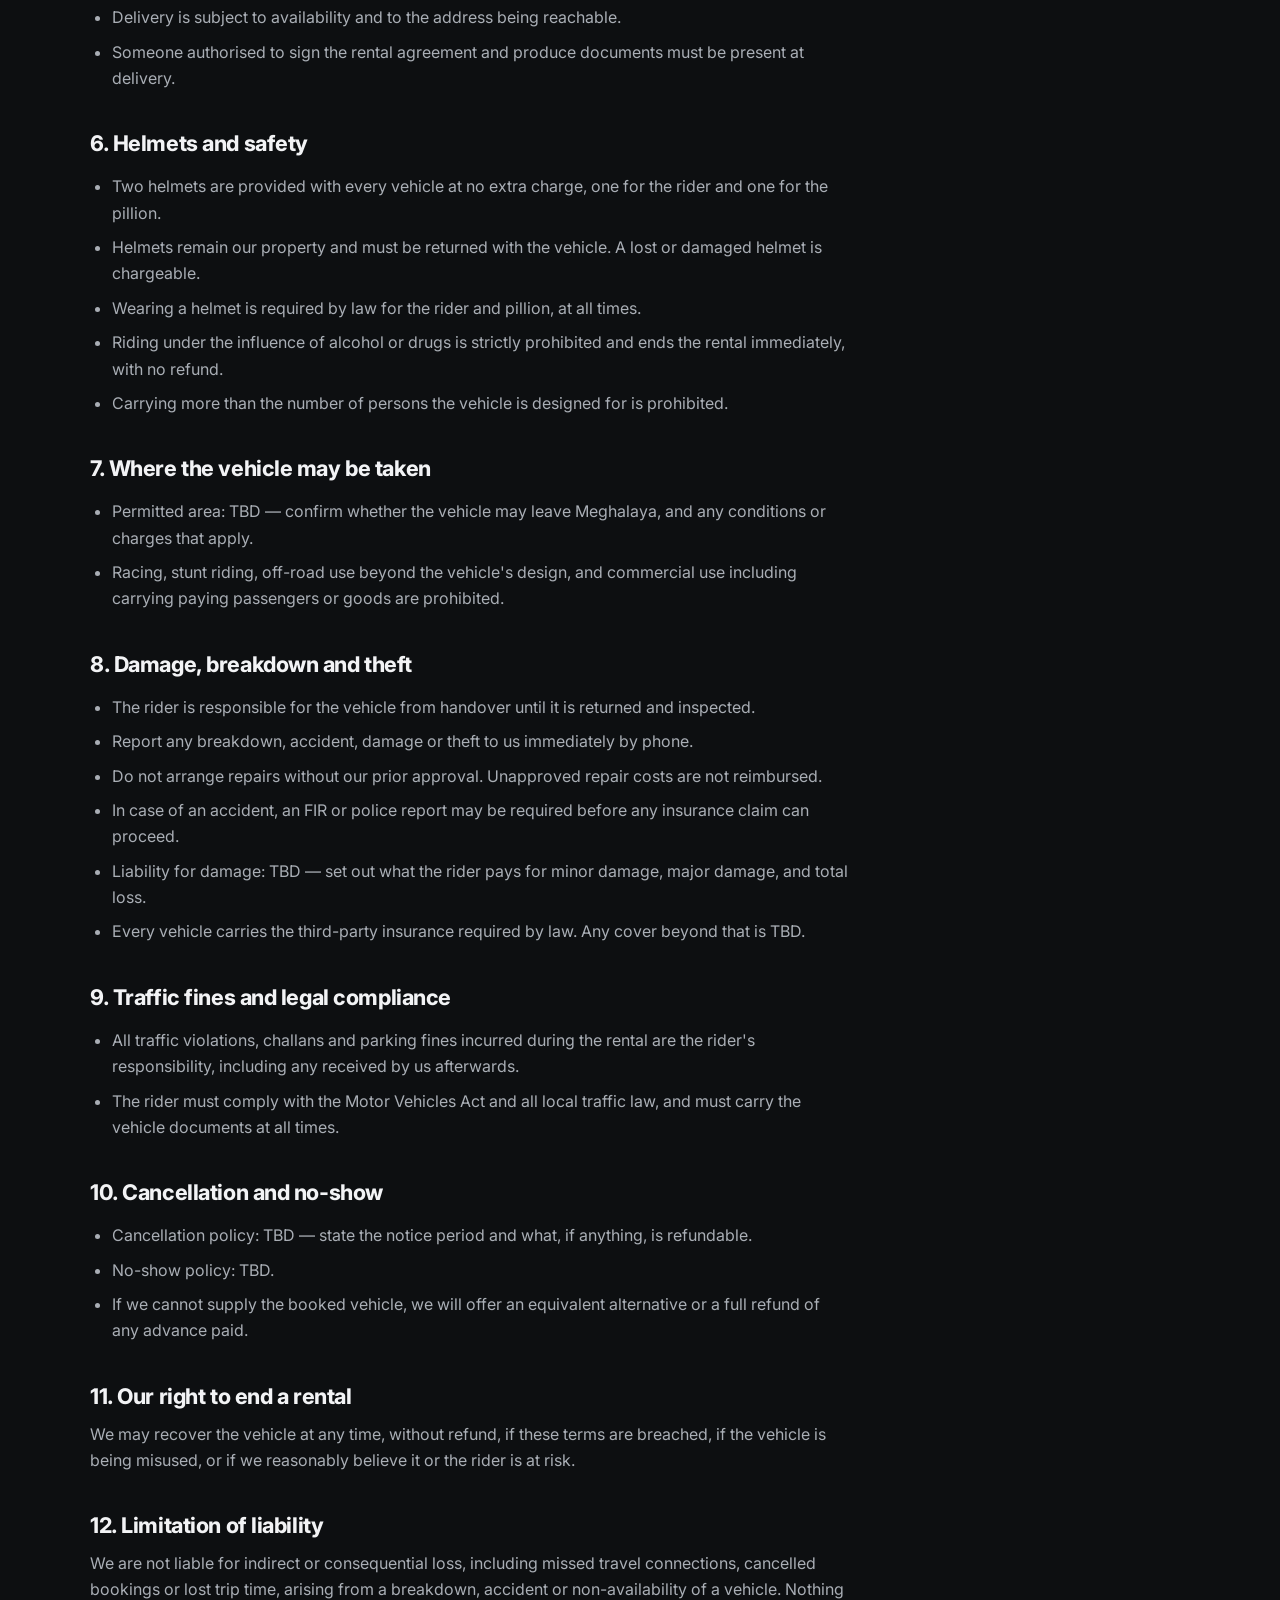
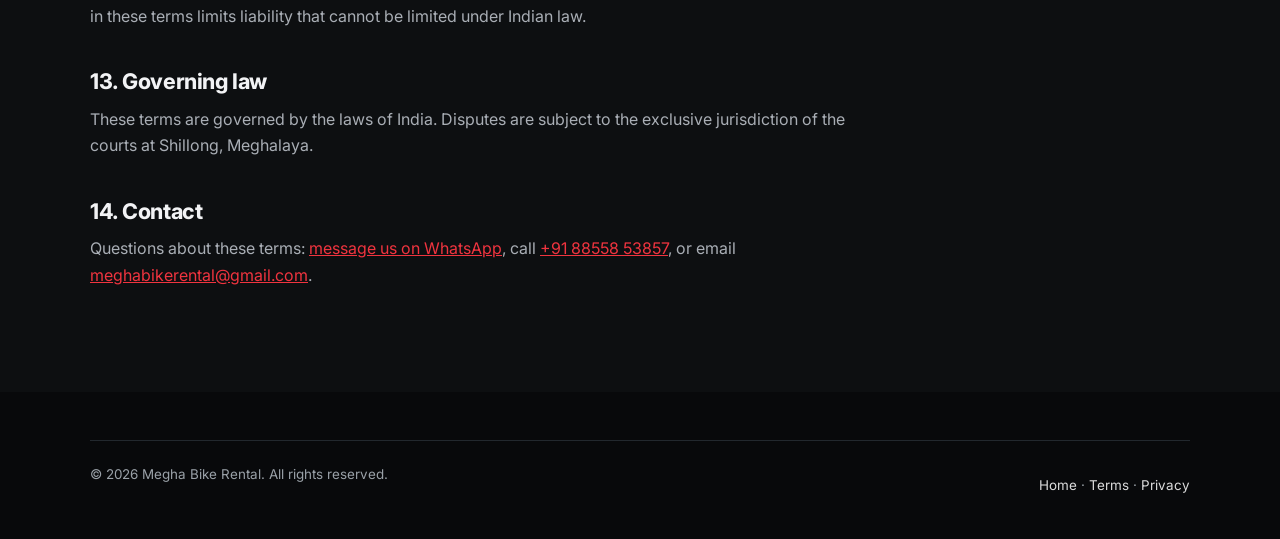
<file: terms.html>
<!DOCTYPE html>
<html lang="en-IN" data-palette="carbon" data-finish="water">
<head>
<meta charset="utf-8">
<meta name="viewport" content="width=device-width, initial-scale=1">
<title>Terms &amp; Conditions | Megha Bike Rental</title>
<meta name="description" content="Rental terms and conditions for Megha Bike Rental, Shillong, Meghalaya. Rider eligibility, documents, deposit, fuel policy, damage and cancellation.">
<link rel="canonical" href="https://www.meghabikerental.com/terms.html">
<meta name="robots" content="index, follow">
<meta name="theme-color" content="#b4502f">
<link rel="icon" href="assets/images/favicon.svg" type="image/svg+xml">
<link rel="preconnect" href="https://fonts.googleapis.com">
<link rel="preconnect" href="https://fonts.gstatic.com" crossorigin>
<link rel="stylesheet" href="https://fonts.googleapis.com/css2?family=Inter:wght@400;500;600;700;800&display=swap">
<link rel="stylesheet" href="assets/css/styles.css">
<link rel="stylesheet" href="assets/css/themes.css">
</head>
<body>
<a class="skip" href="#main">Skip to content</a>
<header class="header">
  <div class="wrap header__bar">
    <a class="logo" href="index.html">
      <svg width="28" height="28" viewBox="0 0 32 32" fill="none" aria-hidden="true">
        <circle cx="16" cy="16" r="15" fill="#b4502f"/>
        <path d="M9 21.5a3.5 3.5 0 1 0 0-7 3.5 3.5 0 0 0 0 7zm14 0a3.5 3.5 0 1 0 0-7 3.5 3.5 0 0 0 0 7z" stroke="#fff" stroke-width="1.8"/>
        <path d="M9 18h5l3-5h5l1.5 5" stroke="#fff" stroke-width="1.8" stroke-linecap="round" stroke-linejoin="round"/>
      </svg>
      <span>Megha Bike Rental</span>
    </a>
    <nav class="nav" aria-label="Main">
      <a href="index.html#fleet">Our bikes</a>
      <a href="index.html#how">How it works</a>
      <a href="index.html#pickup">Hotel pickup</a>
      <a href="index.html#faq">FAQ</a>
      <a href="terms.html">Terms</a>
    </nav>
    <a class="btn btn--wa btn--sm" data-wa href="#">Check availability</a>
  </div>
</header>
<main id="main"><section class="section"><div class="wrap"><div class="legal">
<h1>Terms &amp; Conditions</h1>
<p class="legal__updated">Last updated: 24 August 2026</p>

<div class="note" style="margin-bottom:28px">
  <svg width="15" height="15" viewBox="0 0 20 20" fill="currentColor" aria-hidden="true"><path d="M10 2a8 8 0 1 0 0 16 8 8 0 0 0 0-16zm0 3.4a1.1 1.1 0 1 1 0 2.2 1.1 1.1 0 0 1 0-2.2zM11 15H9V9h2z"/></svg>
  <span><strong>Draft.</strong> This is a working template. Every item marked
  <strong>TBD</strong> must be replaced with your actual policy, and the whole
  document should be checked by a lawyer before you rely on it. Remove this notice
  once that is done.</span>
</div>

<p>These terms govern the rental of any vehicle from Megha Bike Rental
(&ldquo;we&rdquo;, &ldquo;us&rdquo;). By taking delivery of a vehicle you accept
them on behalf of yourself and every person who rides it.</p>

<h2>1. Who may ride</h2>
<ul>
  <li>The rider must hold a valid, current driving licence in their own name that
      covers the class of vehicle being rented. Learner's licences are not accepted.</li>
  <li>The rider must be at least TBD years of age.</li>
  <li>Only the person named on the rental agreement may ride the vehicle. Handing
      it to anyone else ends the rental immediately and voids any protection.</li>
  <li>Foreign nationals must produce a passport, a valid visa, and a licence
      accepted for use in India.</li>
</ul>

<h2>2. Documents and deposit</h2>
<ul>
  <li>At pickup you must produce the original driving licence and an original
      government photo ID. We keep photocopies or photographs for our records.</li>
  <li>A refundable security deposit of TBD is payable before the vehicle is handed over.</li>
  <li>The deposit is returned after the vehicle is inspected and found undamaged,
      normally within TBD of return.</li>
  <li>We may retain all or part of the deposit against damage, missing fuel,
      traffic fines, late return, or missing accessories.</li>
</ul>

<h2>3. Rental period and charges</h2>
<ul>
  <li>One rental day is 24 hours from the time of handover.</li>
  <li>Rates shown on this website are per day, in Indian Rupees, and are subject
      to change without notice until a booking is confirmed.</li>
  <li>Late return is charged at TBD. A grace period of TBD applies.</li>
  <li>Minimum rental period: TBD. Maximum rental period: TBD.</li>
  <li>Payment terms: TBD (advance, on pickup, cash or online).</li>
</ul>

<h2>4. Fuel</h2>
<ul>
  <li>The vehicle is supplied with between half a litre and one litre of petrol,
      sufficient to reach the nearest fuel station.</li>
  <li>The cost of all fuel used during the rental is borne by the rider.</li>
  <li>Fuel remaining in the tank at the end of the rental is not refunded.</li>
</ul>

<h2>5. Hotel pickup and drop</h2>
<ul>
  <li>We can deliver a vehicle to, and collect it from, your hotel or homestay.</li>
  <li>A delivery and collection charge applies, based on distance: TBD.</li>
  <li>Delivery is subject to availability and to the address being reachable.</li>
  <li>Someone authorised to sign the rental agreement and produce documents must
      be present at delivery.</li>
</ul>

<h2>6. Helmets and safety</h2>
<ul>
  <li>Two helmets are provided with every vehicle at no extra charge, one for the
      rider and one for the pillion.</li>
  <li>Helmets remain our property and must be returned with the vehicle. A lost or
      damaged helmet is chargeable.</li>
  <li>Wearing a helmet is required by law for the rider and pillion, at all times.</li>
  <li>Riding under the influence of alcohol or drugs is strictly prohibited and
      ends the rental immediately, with no refund.</li>
  <li>Carrying more than the number of persons the vehicle is designed for is
      prohibited.</li>
</ul>

<h2>7. Where the vehicle may be taken</h2>
<ul>
  <li>Permitted area: TBD — confirm whether the vehicle may leave Meghalaya, and
      any conditions or charges that apply.</li>
  <li>Racing, stunt riding, off-road use beyond the vehicle's design, and
      commercial use including carrying paying passengers or goods are prohibited.</li>
</ul>

<h2>8. Damage, breakdown and theft</h2>
<ul>
  <li>The rider is responsible for the vehicle from handover until it is returned
      and inspected.</li>
  <li>Report any breakdown, accident, damage or theft to us immediately by phone.</li>
  <li>Do not arrange repairs without our prior approval. Unapproved repair costs
      are not reimbursed.</li>
  <li>In case of an accident, an FIR or police report may be required before any
      insurance claim can proceed.</li>
  <li>Liability for damage: TBD — set out what the rider pays for minor damage,
      major damage, and total loss.</li>
  <li>Every vehicle carries the third-party insurance required by law. Any cover
      beyond that is TBD.</li>
</ul>

<h2>9. Traffic fines and legal compliance</h2>
<ul>
  <li>All traffic violations, challans and parking fines incurred during the rental
      are the rider's responsibility, including any received by us afterwards.</li>
  <li>The rider must comply with the Motor Vehicles Act and all local traffic law,
      and must carry the vehicle documents at all times.</li>
</ul>

<h2>10. Cancellation and no-show</h2>
<ul>
  <li>Cancellation policy: TBD — state the notice period and what, if anything,
      is refundable.</li>
  <li>No-show policy: TBD.</li>
  <li>If we cannot supply the booked vehicle, we will offer an equivalent
      alternative or a full refund of any advance paid.</li>
</ul>

<h2>11. Our right to end a rental</h2>
<p>We may recover the vehicle at any time, without refund, if these terms are
breached, if the vehicle is being misused, or if we reasonably believe it or the
rider is at risk.</p>

<h2>12. Limitation of liability</h2>
<p>We are not liable for indirect or consequential loss, including missed travel
connections, cancelled bookings or lost trip time, arising from a breakdown,
accident or non-availability of a vehicle. Nothing in these terms limits liability
that cannot be limited under Indian law.</p>

<h2>13. Governing law</h2>
<p>These terms are governed by the laws of India. Disputes are subject to the
exclusive jurisdiction of the courts at Shillong, Meghalaya.</p>

<h2>14. Contact</h2>
<p>Questions about these terms: <a data-wa href="#">message us on WhatsApp</a>,
call <a data-phone href="#">+91 88558 53857</a>, or email
<a data-email href="#">meghabikerental@gmail.com</a>.</p>
</div></div></section></main>
<footer class="footer">
  <div class="wrap">
    <div class="footer__base">
      <span>&copy; <span data-year>2026</span> Megha Bike Rental. All rights reserved.</span>
      <span><a href="index.html">Home</a> &middot; <a href="terms.html">Terms</a> &middot; <a href="privacy.html">Privacy</a></span>
    </div>
  </div>
</footer>
<a class="fab" data-wa href="#" aria-label="Check availability on WhatsApp"><span class="fab__text">WhatsApp</span></a>
<script src="assets/js/data.js"></script>
<script src="assets/js/main.js"></script>
</body>
</html>
</file>
<file: assets/css/styles.css>
/* ==========================================================================
   Megha Bike Rental — stylesheet
   Mobile-first. Edit design tokens in :root to re-skin the whole site.
   ========================================================================== */

:root {
  /* Palette tokens — overridden per theme in themes.css.
     These defaults are the "Sand & Terracotta" palette. */
  --ink:         #2b211c;
  --ink-soft:    #6b5b50;
  --ink-faint:   #9a8878;
  --accent:      #b4502f;
  --accent-2:    #8f3c20;
  --accent-tint: #f7e9e0;
  --accent-ink:  #ffffff;
  --bg:          #fbf7f1;
  --bg-2:        #f4ece0;
  --surface:     #ffffff;
  --line:        #e7dccc;
  --deep:        #2b211c;
  --deep-2:      #241b16;
  --deep-ink:    #cbb8a6;
  --deep-line:   #3b2d24;
  --header-bg:   rgba(255,255,255,.90);
  --amber:       #b45309;
  --danger:      #c0392b;
  --hero-scrim:  30,22,17;

  /* Finish tokens — overridden by [data-finish] in themes.css */
  --surface-blur:   none;
  --surface-alpha:  var(--surface);
  --sheen:          none;
  --card-border:    var(--line);

  --radius:     14px;
  --radius-lg:  20px;
  --shadow:     0 1px 2px rgba(43,33,28,.06), 0 4px 16px rgba(43,33,28,.07);
  --shadow-lg:  0 2px 4px rgba(43,33,28,.07), 0 14px 34px rgba(43,33,28,.13);
  --wrap:       1140px;
  --font:       'Inter', -apple-system, BlinkMacSystemFont, 'Segoe UI', Roboto, sans-serif;
  --ease:       cubic-bezier(.22,.61,.36,1);

  /* Text on top of a dark photo scrim. Derived from the palette so the
     hero and destination cards recolour with everything else. */
  --on-photo:        #ffffff;
  --on-photo-soft:   rgba(255,255,255,.82);
  --on-photo-faint:  rgba(255,255,255,.72);
  --on-photo-accent: color-mix(in srgb, var(--accent) 46%, #ffffff);
}

*, *::before, *::after { box-sizing: border-box; }

html { scroll-behavior: smooth; -webkit-text-size-adjust: 100%; }

body {
  margin: 0;
  font-family: var(--font);
  font-size: 16px;
  line-height: 1.65;
  color: var(--ink);
  background: var(--bg);
  -webkit-font-smoothing: antialiased;
}

img { max-width: 100%; display: block; }
a { color: var(--accent-2); }

h1, h2, h3 { line-height: 1.2; letter-spacing: -.02em; margin: 0 0 .5em; }
h1 { font-size: clamp(2rem, 6vw, 3.4rem); font-weight: 800; }
h2 { font-size: clamp(1.5rem, 4vw, 2.2rem); font-weight: 750; }
h3 { font-size: 1.1rem; font-weight: 700; }
p  { margin: 0 0 1em; }

.wrap { width: 100%; max-width: var(--wrap); margin-inline: auto; padding-inline: 20px; }

.section { padding-block: clamp(48px, 9vw, 88px); }
.section--mist { background: var(--bg-2); }

.section__head { max-width: 620px; margin-bottom: 36px; }
.section__head p { color: var(--ink-soft); margin: 0; }

.eyebrow {
  display: inline-block;
  font-size: .78rem; font-weight: 700; letter-spacing: .12em;
  text-transform: uppercase; color: var(--accent-2);
  margin-bottom: 10px;
}

/* --- skip link ---------------------------------------------------------- */
.skip {
  position: absolute; left: -9999px; top: 0; z-index: 200;
  background: var(--accent); color: #fff; padding: 12px 20px;
  border-radius: 0 0 var(--radius) 0;
}
.skip:focus { left: 0; }

/* --- header ------------------------------------------------------------- */
.header {
  position: sticky; top: 0; z-index: 100;
  background: var(--header-bg);
  -webkit-backdrop-filter: saturate(180%) blur(12px);
  backdrop-filter: saturate(180%) blur(12px);
  border-bottom: 1px solid var(--line);
}
.header__bar {
  display: flex; align-items: center; justify-content: space-between;
  gap: 16px; min-height: 66px;
}
.logo {
  display: inline-flex; align-items: center; gap: 10px;
  min-height: 44px;
  font-weight: 800; font-size: 1.05rem; letter-spacing: -.02em;
  color: var(--ink); text-decoration: none;
}
.logo svg { flex: none; }
.logo span { white-space: nowrap; }

.nav { display: none; gap: 28px; }
.nav a {
  display: inline-flex; align-items: center; min-height: 44px;
  color: var(--ink-soft); text-decoration: none;
  font-size: .93rem; font-weight: 550;
}
.nav a:hover { color: var(--accent); }

@media (min-width: 860px) { .nav { display: flex; } }

/* --- buttons ------------------------------------------------------------ */
.btn {
  display: inline-flex; align-items: center; justify-content: center; gap: 9px;
  min-height: 46px; padding: 12px 22px;
  border: 1px solid transparent; border-radius: 999px;
  font: inherit; font-size: .93rem; font-weight: 650;
  text-decoration: none; cursor: pointer;
  transition: background .15s ease, border-color .15s ease, transform .1s ease;
}
.btn:active { transform: translateY(1px); }
.btn svg { flex: none; }

.btn--wa      { background: var(--accent); color: var(--accent-ink); }
.btn--wa:hover{ background: var(--accent-2); color: #fff; }

.btn--solid      { background: var(--accent); color: var(--accent-ink); }
.btn--solid:hover{ background: var(--accent-2); }

.btn--ghost      { background: transparent; color: var(--accent); border-color: var(--line); }
.btn--ghost:hover{ border-color: var(--accent-2); background: var(--accent-tint); }

.btn--block { width: 100%; }
.btn--sm    { padding: 10px 16px; font-size: .87rem; }

.header .btn { display: none; }
@media (min-width: 560px) { .header .btn { display: inline-flex; } }

/* --- hero --------------------------------------------------------------- */
.hero {
  position: relative;
  isolation: isolate;
  padding-block: clamp(72px, 12vw, 132px);
  border-bottom: 1px solid var(--line);
  color: #fff;
  background: var(--deep);
  overflow: hidden;
}
.hero h1 { max-width: 15ch; }
.hero__lede {
  font-size: clamp(1.02rem, 2.2vw, 1.18rem);
  color: var(--ink-soft); max-width: 54ch; margin-bottom: 28px;
}
.hero__cta { display: flex; flex-wrap: wrap; gap: 12px; margin-bottom: 34px; }

.trust {
  display: grid; grid-template-columns: repeat(2, 1fr);
  gap: 14px 24px; padding: 0; margin: 0; list-style: none;
  max-width: 620px;
}
.trust li {
  display: flex; align-items: flex-start; gap: 9px;
  font-size: .9rem; color: var(--ink-soft);
}
.trust svg { flex: none; margin-top: 3px; color: var(--accent-2); }
@media (min-width: 720px) { .trust { grid-template-columns: repeat(4, 1fr); } }

/* --- filters ------------------------------------------------------------ */
.filters {
  display: flex; flex-wrap: wrap; gap: 8px; margin-bottom: 28px;
}
.filter {
  min-height: 44px; padding: 8px 18px; border-radius: 999px;
  border: 1px solid var(--card-border); background: var(--surface-alpha);
  backdrop-filter: var(--surface-blur); -webkit-backdrop-filter: var(--surface-blur);
  font: inherit; font-size: .88rem; font-weight: 600; color: var(--ink-soft);
  cursor: pointer; transition: all .15s ease;
}
.filter:hover { border-color: var(--accent-2); color: var(--accent); }
.filter[aria-pressed="true"] {
  background: var(--accent); border-color: var(--accent); color: var(--accent-ink);
}

/* --- bike grid ---------------------------------------------------------- */
.grid {
  display: grid; gap: 22px;
  grid-template-columns: repeat(auto-fill, minmax(min(270px, 100%), 1fr));
}

.card {
  display: flex; flex-direction: column;
  position: relative;
  background: var(--surface-alpha);
  backdrop-filter: var(--surface-blur);
  -webkit-backdrop-filter: var(--surface-blur);
  border: 1px solid var(--card-border); border-radius: var(--radius-lg);
  overflow: hidden;
  transition: box-shadow .45s var(--ease), transform .45s var(--ease), border-color .45s var(--ease);
}
.card:hover {
  box-shadow: var(--shadow-lg); transform: translateY(-6px);
  border-color: var(--accent);
}
.card--out { opacity: .55; }
.card--out:hover { transform: none; box-shadow: none; }

.card__media {
  position: relative;
  aspect-ratio: 4 / 3;
  background: var(--bg-2);
  overflow: hidden;
}
.card__media img { width: 100%; height: 100%; object-fit: cover; }

.card__tag {
  position: absolute; top: 12px; left: 12px;
  padding: 5px 11px; border-radius: 999px;
  background: rgba(255,255,255,.94);
  font-size: .75rem; font-weight: 700; letter-spacing: .06em;
  text-transform: uppercase; color: var(--accent);
}
.card__tag--out { background: rgba(var(--hero-scrim),.84); color: #fff; }

.card__body { padding: 18px 18px 20px; display: flex; flex-direction: column; flex: 1; }
.card__body h3 { margin-bottom: 4px; }
.card__blurb {
  font-size: .88rem; color: var(--ink-soft);
  margin: 0 0 14px; flex: 1;
}

.specs {
  display: flex; flex-wrap: wrap; gap: 6px;
  padding: 0; margin: 0 0 16px; list-style: none;
}
.specs li {
  padding: 4px 10px; border-radius: 7px;
  background: var(--bg-2); border: 1px solid var(--line);
  font-size: .76rem; font-weight: 600; color: var(--ink-soft);
}

.price {
  display: flex; align-items: baseline; gap: 5px; margin-bottom: 14px;
}
.price__amt { font-size: 1.5rem; font-weight: 800; letter-spacing: -.02em; }
.price__unit { font-size: .84rem; color: var(--ink-faint); font-weight: 550; }

/* --- steps -------------------------------------------------------------- */
.steps {
  display: grid; gap: 20px; padding: 0; margin: 0; list-style: none;
  grid-template-columns: repeat(auto-fit, minmax(min(240px, 100%), 1fr));
  counter-reset: step;
}
.steps li {
  position: relative;
  background: var(--surface-alpha);
  backdrop-filter: var(--surface-blur);
  -webkit-backdrop-filter: var(--surface-blur);
  border: 1px solid var(--card-border);
  border-radius: var(--radius); padding: 24px 22px;
}
.steps li::before {
  counter-increment: step; content: counter(step);
  display: flex; align-items: center; justify-content: center;
  width: 34px; height: 34px; margin-bottom: 14px;
  border-radius: 999px; background: var(--accent); color: var(--accent-ink);
  font-weight: 750; font-size: .95rem;
}
.steps h3 { margin-bottom: 6px; }
.steps p { margin: 0; font-size: .9rem; color: var(--ink-soft); }

/* --- info panel (pickup / documents) ------------------------------------ */
.panels { display: grid; gap: 20px; grid-template-columns: 1fr; }
@media (min-width: 800px) { .panels { grid-template-columns: 1fr 1fr; } }

.panel {
  position: relative;
  background: var(--surface-alpha);
  backdrop-filter: var(--surface-blur);
  -webkit-backdrop-filter: var(--surface-blur);
  border: 1px solid var(--card-border);
  border-radius: var(--radius-lg); padding: 28px 26px;
}
.panel h3 { margin-bottom: 12px; }
.panel ul { padding-left: 0; margin: 0; list-style: none; }
.panel li {
  display: flex; gap: 10px; align-items: flex-start;
  padding: 8px 0; font-size: .92rem; color: var(--ink-soft);
  border-bottom: 1px solid var(--line);
}
.panel li:last-child { border-bottom: 0; }
.panel li svg { flex: none; margin-top: 4px; color: var(--accent-2); }

.note {
  display: flex; gap: 10px; align-items: flex-start;
  margin-top: 16px; padding: 12px 14px;
  background: color-mix(in srgb, var(--amber) 10%, var(--surface));
  border: 1px solid color-mix(in srgb, var(--amber) 32%, transparent);
  border-radius: var(--radius);
  font-size: .86rem; color: color-mix(in srgb, var(--amber) 78%, var(--ink));
}
.note svg { flex: none; margin-top: 3px; color: var(--amber); }

/* --- faq ---------------------------------------------------------------- */
.faq { max-width: 780px; }
.faq details {
  border-bottom: 1px solid var(--line);
  padding: 4px 0;
}
.faq summary {
  cursor: pointer; list-style: none;
  padding: 16px 34px 16px 0; position: relative;
  font-weight: 650; font-size: 1rem;
}
.faq summary::-webkit-details-marker { display: none; }
.faq summary::after {
  content: '+'; position: absolute; right: 6px; top: 50%;
  transform: translateY(-50%);
  font-size: 1.4rem; font-weight: 400; color: var(--accent-2); line-height: 1;
}
.faq details[open] summary::after { content: '\2212'; }
.faq details > p {
  margin: 0 0 18px; color: var(--ink-soft); font-size: .93rem;
  max-width: 68ch;
}

/* --- cta band ----------------------------------------------------------- */
.band {
  background: var(--deep); color: #fff;
  border-radius: var(--radius-lg);
  padding: clamp(32px, 6vw, 52px);
  text-align: center;
}
.band h2 { color: #fff; }
.band p { color: var(--deep-ink); max-width: 52ch; margin-inline: auto; margin-bottom: 24px; }

/* --- footer ------------------------------------------------------------- */
.footer {
  background: var(--deep-2); color: var(--deep-ink);
  padding-block: 48px 32px; font-size: .9rem;
}
.footer a { color: rgba(255,255,255,.86); text-decoration: none; }
.footer a:hover { color: #fff; text-decoration: underline; }
.footer__cols {
  display: grid; gap: 30px; margin-bottom: 34px;
  grid-template-columns: 1fr;
}
@media (min-width: 720px) { .footer__cols { grid-template-columns: 2fr 1fr 1fr; } }
.footer h4 {
  color: #fff; font-size: .82rem; font-weight: 700;
  letter-spacing: .1em; text-transform: uppercase; margin: 0 0 14px;
}
.footer ul { list-style: none; padding: 0; margin: 0; }
.footer li { padding: 4px 0; }
.footer__base {
  border-top: 1px solid var(--deep-line); padding-top: 22px;
  display: flex; flex-wrap: wrap; gap: 10px 20px; justify-content: space-between;
  font-size: .84rem;
}

/* --- floating whatsapp -------------------------------------------------- */
.fab {
  position: fixed; right: 18px; bottom: 18px; z-index: 90;
  display: inline-flex; align-items: center; justify-content: center; gap: 9px;
  min-height: 48px; padding: 13px 20px; border-radius: 999px;
  background: var(--accent); color: var(--accent-ink);
  font-weight: 700; font-size: .92rem; text-decoration: none;
  box-shadow: 0 8px 26px rgba(180,80,47,.40);
}
.fab:hover { background: var(--accent-2); color: #fff; }
.fab__text { display: none; }
@media (min-width: 480px) { .fab__text { display: inline; } }

/* --- legal pages -------------------------------------------------------- */
.legal { max-width: 760px; }
.legal h2 { font-size: 1.35rem; margin-top: 40px; }
.legal h2:first-of-type { margin-top: 24px; }
.legal ul { color: var(--ink-soft); padding-left: 22px; }
.legal li { margin-bottom: 8px; }
.legal p { color: var(--ink-soft); }
.legal__updated { color: var(--ink-faint); font-size: .88rem; }

/* --- utility ------------------------------------------------------------ */
.visually-hidden {
  position: absolute; width: 1px; height: 1px; padding: 0; margin: -1px;
  overflow: hidden; clip: rect(0 0 0 0); white-space: nowrap; border: 0;
}

@media (prefers-reduced-motion: reduce) {
  html { scroll-behavior: auto; }
  *, *::before, *::after { transition: none !important; animation: none !important; }
}

/* ==========================================================================
   Photo hero
   ========================================================================== */

.hero__bg {
  position: absolute; inset: 0; z-index: -2;
  width: 100%; height: 100%; object-fit: cover;
}
.hero::after {
  content: ''; position: absolute; inset: 0; z-index: -1;
  background:
    linear-gradient(100deg, rgba(var(--hero-scrim),.92) 0%, rgba(var(--hero-scrim),.74) 46%, rgba(var(--hero-scrim),.34) 100%),
    linear-gradient(to top, rgba(var(--hero-scrim),.55) 0%, transparent 45%);
}
.hero h1 { color: #fff; }
.hero .eyebrow { color: var(--on-photo-accent); }
.hero__lede { color: var(--on-photo-soft); }
.hero__lede strong { color: #fff; }
.hero .trust li { color: var(--on-photo-faint); }
.hero .trust svg { color: var(--on-photo-accent); }
.hero .btn--ghost { color: #fff; border-color: rgba(255,255,255,.42); }
.hero .btn--ghost:hover { background: rgba(255,255,255,.12); border-color: #fff; }

.hero__credit {
  position: absolute; right: 10px; bottom: 8px; z-index: 1;
  font-size: .66rem; color: rgba(255,255,255,.5);
}
.hero__credit a { color: inherit; text-decoration: underline; }

/* ==========================================================================
   Destinations
   ========================================================================== */

.places {
  display: grid; gap: 18px; padding: 0; margin: 0; list-style: none;
  grid-template-columns: repeat(auto-fit, minmax(min(230px, 100%), 1fr));
}
.place {
  position: relative; overflow: hidden;
  border-radius: var(--radius-lg);
  min-height: 300px;
  display: flex; flex-direction: column; justify-content: flex-end;
  color: #fff; isolation: isolate;
}
.place img {
  position: absolute; inset: 0; z-index: -2;
  width: 100%; height: 100%; object-fit: cover;
  transition: transform .5s ease;
}
.place::after {
  content: ''; position: absolute; inset: 0; z-index: -1;
  background: linear-gradient(to top, rgba(var(--hero-scrim),.92) 8%, rgba(var(--hero-scrim),.44) 48%, rgba(var(--hero-scrim),.12) 100%);
}
.place:hover img { transform: scale(1.06); }
.place__body { padding: 20px 20px 22px; }
.place__dist {
  display: inline-block; margin-bottom: 8px;
  font-size: .75rem; font-weight: 700; letter-spacing: .1em;
  text-transform: uppercase; color: var(--on-photo-accent);
}
.place h3 { color: #fff; margin-bottom: 6px; font-size: 1.12rem; }
.place p { margin: 0; font-size: .86rem; color: var(--on-photo-faint); }

/* ==========================================================================
   Touch targets — footer and base links are navigation, not body copy
   ========================================================================== */

.footer li a,
.footer__base a {
  display: inline-flex; align-items: center;
  min-height: 44px; padding-block: 4px;
}
.footer__base { row-gap: 4px; }

/* Comfortable tap row for the FAQ disclosures */
.faq summary { min-height: 52px; display: flex; align-items: center; }

/* ==========================================================================
   Placeholder art + "Photo on request" badge
   Inline SVG (not <img>) so it inherits the active palette via currentColor.
   ========================================================================== */

.card__illus {
  width: 100%; height: 100%;
  display: flex; align-items: center; justify-content: center;
  background: var(--accent-tint);
  color: var(--accent);
}
.card__illus svg { width: 72%; height: auto; opacity: .82; }

.card__note {
  position: absolute; right: 10px; bottom: 10px;
  display: inline-flex; align-items: center;
  min-height: 44px; padding: 6px 13px; border-radius: 10px;
  background: rgba(var(--hero-scrim),.82); color: #fff;
  font-size: .75rem; font-weight: 600; letter-spacing: .03em;
  text-decoration: none;
  transition: background .2s var(--ease);
}
a.card__note:hover { background: var(--accent); color: var(--accent-ink); }

/* Price pinned to the bottom so buttons align across a grid row regardless
   of blurb length. Do not put flex:1 back on .card__blurb. */
.card__blurb { flex: 0 0 auto; }
.price { margin-top: auto; }

/* ==========================================================================
   Enquiry form — composes a WhatsApp message client-side, sends nothing
   ========================================================================== */

.form {
  max-width: 720px;
  padding: clamp(22px, 4vw, 34px);
  border: 1px solid var(--card-border);
  border-radius: var(--radius-lg);
  background: var(--surface-alpha);
  -webkit-backdrop-filter: var(--surface-blur);
  backdrop-filter: var(--surface-blur);
  box-shadow: var(--shadow);
}

.form__grid {
  display: grid; gap: 4px 18px;
  grid-template-columns: 1fr;
}
@media (min-width: 620px) { .form__grid { grid-template-columns: 1fr 1fr; } }

.field { margin: 0 0 16px; display: flex; flex-direction: column; }
.field--full { grid-column: 1 / -1; }

.field label {
  margin-bottom: 6px;
  font-size: .86rem; font-weight: 650; color: var(--ink);
}
.field label span[aria-hidden] { color: var(--accent); }
.field__hint { font-weight: 500; color: var(--ink-faint); font-size: .8rem; }

.field input,
.field select,
.field textarea {
  width: 100%; min-height: 46px;
  padding: 11px 13px;
  border: 1px solid var(--line); border-radius: var(--radius);
  background: var(--surface);
  color: var(--ink);
  font: inherit; font-size: 1rem;   /* 16px stops iOS Safari zooming on focus */
  transition: border-color .2s var(--ease), box-shadow .2s var(--ease);
  -webkit-appearance: none; appearance: none;
}
.field textarea { min-height: 84px; resize: vertical; line-height: 1.55; }

/* native select needs its arrow back after appearance:none */
.field select {
  background-image: linear-gradient(45deg, transparent 50%, currentColor 50%),
                    linear-gradient(135deg, currentColor 50%, transparent 50%);
  background-position: calc(100% - 19px) calc(50% + 2px), calc(100% - 13px) calc(50% + 2px);
  background-size: 6px 6px, 6px 6px;
  background-repeat: no-repeat;
  padding-right: 38px;
}

.field input:focus,
.field select:focus,
.field textarea:focus {
  outline: none;
  border-color: var(--accent);
  box-shadow: 0 0 0 3px color-mix(in srgb, var(--accent) 24%, transparent);
}

/* Invalid fields get a tinted fill as well as a red border — on the warm
   palettes the accent focus ring is also reddish, so border colour alone is
   not a reliable signal. */
.field input.is-invalid,
.field select.is-invalid,
.field textarea.is-invalid {
  border-color: var(--danger);
  background-color: color-mix(in srgb, var(--danger) 8%, var(--surface));
}
.field input.is-invalid:focus,
.field select.is-invalid:focus,
.field textarea.is-invalid:focus {
  border-color: var(--danger);
  box-shadow: 0 0 0 3px color-mix(in srgb, var(--danger) 26%, transparent);
}
.field__err::before { content: '\26A0\FE0E'; margin-right: 5px; }

.field__err {
  min-height: 0; margin-top: 5px;
  font-size: .8rem; color: var(--danger);
}
.field__err:empty { display: none; }

.form__summary {
  margin: 4px 0 18px; padding: 11px 14px;
  border-radius: var(--radius);
  background: var(--accent-tint);
  color: var(--ink);
  font-size: .9rem; font-weight: 600;
}
.form__summary:empty { display: none; }

.form__note {
  margin: 14px 0 0;
  font-size: .82rem; color: var(--ink-faint); line-height: 1.6;
}
.form__note a { color: var(--accent); }

@supports not (color: color-mix(in srgb, red 50%, blue)) {
  .field input:focus,
  .field select:focus,
  .field textarea:focus { box-shadow: 0 0 0 3px var(--accent-tint); }
  .field input.is-invalid,
  .field select.is-invalid,
  .field textarea.is-invalid { background-color: var(--surface); border-width: 2px; }
  .field input.is-invalid:focus,
  .field select.is-invalid:focus,
  .field textarea.is-invalid:focus { box-shadow: none; }
}
</file>
<file: assets/css/themes.css>
/* ==========================================================================
   Megha Bike Rental — palettes & finishes
   --------------------------------------------------------------------------
   The live theme is fixed on <html> in each page:
       <html lang="en-IN" data-palette="carbon" data-finish="water">

   To change the whole site's look, edit those two attributes in index.html,
   terms.html and privacy.html. Nothing else needs to change.

   Palettes: sand ivory glacier steel obsidian espresso
             midnight burgundy carbon gunmetal abyss dusk
   Finishes: matte crystal water metal vapour

   The other combinations are kept because they cost nothing and make a future
   restyle a two-attribute edit. The picker that used to switch them live was
   removed before handover.
   ========================================================================== */

/* ==========================================================================
   1. PALETTES
   ========================================================================== */

/* --- Sand & Terracotta — warm, light, earthy -------------------------- */
[data-palette="sand"] {
  --ink:#2b211c; --ink-soft:#6b5b50; --ink-faint:#9a8878;
  --accent:#b4502f; --accent-2:#8f3c20; --accent-tint:#f7e9e0; --accent-ink:#fff;
  --bg:#fbf7f1; --bg-2:#f4ece0; --surface:#ffffff; --line:#e7dccc;
  --deep:#2b211c; --deep-2:#241b16; --deep-ink:#cbb8a6; --deep-line:#3b2d24;
  --header-bg:rgba(255,255,255,.90); --hero-scrim:30,22,17;
  --shadow:0 1px 2px rgba(43,33,28,.06), 0 4px 16px rgba(43,33,28,.07);
  --shadow-lg:0 2px 4px rgba(43,33,28,.07), 0 18px 40px rgba(43,33,28,.15);
}

/* --- Obsidian & Copper — dark, warm metal, showroom ------------------- */
[data-palette="obsidian"] {
  --ink:#f4efe9; --ink-soft:#b3a89d; --ink-faint:#8a7d71;
  --accent:#c87137; --accent-2:#e08b4d; --accent-tint:#2a1f17; --accent-ink:#14100c;
  --bg:#100d0b; --bg-2:#181310; --surface:#1c1613; --line:#2e2620;
  --deep:#0b0908; --deep-2:#0b0908; --deep-ink:#a89c90; --deep-line:#241d18;
  --header-bg:rgba(16,13,11,.86); --hero-scrim:8,6,5;
  --shadow:0 1px 2px rgba(0,0,0,.5), 0 4px 18px rgba(0,0,0,.42);
  --shadow-lg:0 2px 6px rgba(0,0,0,.5), 0 22px 48px rgba(0,0,0,.62);
}

/* --- Glacier & Ice — cool, bright, crystalline ------------------------ */
[data-palette="glacier"] {
  --ink:#111d28; --ink-soft:#516475; --ink-faint:#8296a8;
  --accent:#0f6fa8; --accent-2:#0a5482; --accent-tint:#e2f0f9; --accent-ink:#fff;
  --bg:#f4f9fc; --bg-2:#e6f1f8; --surface:#ffffff; --line:#d3e3ee;
  --deep:#0e2233; --deep-2:#0b1b29; --deep-ink:#a9c2d4; --deep-line:#1d3a52;
  --header-bg:rgba(255,255,255,.86); --hero-scrim:10,26,40;
  --shadow:0 1px 2px rgba(17,45,64,.06), 0 4px 18px rgba(17,45,64,.09);
  --shadow-lg:0 2px 6px rgba(17,45,64,.09), 0 20px 44px rgba(17,45,64,.16);
}

/* --- Deep Water — dark blue, fluid, oceanic --------------------------- */
[data-palette="abyss"] {
  --ink:#eaf4fb; --ink-soft:#9fb9cd; --ink-faint:#7590a6;
  --accent:#2ea3d6; --accent-2:#57c4ee; --accent-tint:#0e2b3d; --accent-ink:#04151f;
  --bg:#08151f; --bg-2:#0c1e2c; --surface:#102636; --line:#1c3a50;
  --deep:#050e15; --deep-2:#050e15; --deep-ink:#93aec2; --deep-line:#17303f;
  --header-bg:rgba(8,21,31,.84); --hero-scrim:3,11,17;
  --shadow:0 1px 2px rgba(0,0,0,.46), 0 4px 20px rgba(0,20,35,.5);
  --shadow-lg:0 2px 6px rgba(0,0,0,.5), 0 24px 52px rgba(0,24,42,.66);
}

/* --- Midnight & Champagne — black + gold, luxury ---------------------- */
[data-palette="midnight"] {
  --ink:#f6f2e9; --ink-soft:#b8b0a1; --ink-faint:#8d8578;
  --accent:#c9a961; --accent-2:#e0c384; --accent-tint:#261f13; --accent-ink:#14110a;
  --bg:#0c0c0e; --bg-2:#131316; --surface:#18181c; --line:#2a2a30;
  --deep:#08080a; --deep-2:#08080a; --deep-ink:#a9a396; --deep-line:#222228;
  --header-bg:rgba(12,12,14,.86); --hero-scrim:5,5,7;
  --shadow:0 1px 2px rgba(0,0,0,.55), 0 4px 18px rgba(0,0,0,.45);
  --shadow-lg:0 2px 6px rgba(0,0,0,.55), 0 22px 50px rgba(0,0,0,.68);
}

/* --- Carbon & Racing Red — automotive, high contrast ------------------ */
[data-palette="carbon"] {
  --ink:#f2f3f5; --ink-soft:#a9aeb5; --ink-faint:#7d838b;
  --accent:#d81f2a; --accent-2:#f0343f; --accent-tint:#2a1214; --accent-ink:#fff;
  --bg:#0d0f11; --bg-2:#15181b; --surface:#191d21; --line:#282e34;
  --deep:#08090b; --deep-2:#08090b; --deep-ink:#9aa1a8; --deep-line:#22282e;
  --header-bg:rgba(13,15,17,.86); --hero-scrim:5,6,7;
  --shadow:0 1px 2px rgba(0,0,0,.5), 0 4px 18px rgba(0,0,0,.44);
  --shadow-lg:0 2px 6px rgba(0,0,0,.5), 0 22px 50px rgba(0,0,0,.66);
}


/* --- Ivory & Ink — light monochrome, editorial ------------------------ */
[data-palette="ivory"] {
  --ink:#16181a; --ink-soft:#5d6266; --ink-faint:#8d9296;
  --accent:#16181a; --accent-2:#3a3f44; --accent-tint:#eceef0; --accent-ink:#fff;
  --bg:#fafafa; --bg-2:#f1f2f3; --surface:#ffffff; --line:#e2e4e6;
  --deep:#16181a; --deep-2:#101214; --deep-ink:#a8adb2; --deep-line:#2a2d30;
  --header-bg:rgba(255,255,255,.90); --hero-scrim:16,18,20;
  --shadow:0 1px 2px rgba(20,22,24,.05), 0 4px 16px rgba(20,22,24,.07);
  --shadow-lg:0 2px 6px rgba(20,22,24,.08), 0 18px 42px rgba(20,22,24,.14);
}

/* --- Steel & Electric — cool grey, vivid blue ------------------------- */
[data-palette="steel"] {
  --ink:#141a21; --ink-soft:#556170; --ink-faint:#8492a1;
  --accent:#1f5fe0; --accent-2:#1746a8; --accent-tint:#e4ecfd; --accent-ink:#fff;
  --bg:#f6f8fa; --bg-2:#eaeef3; --surface:#ffffff; --line:#dbe2ea;
  --deep:#111820; --deep-2:#0c1218; --deep-ink:#a3b1c0; --deep-line:#232d38;
  --header-bg:rgba(255,255,255,.88); --hero-scrim:12,18,26;
  --shadow:0 1px 2px rgba(18,26,36,.06), 0 4px 18px rgba(18,26,36,.09);
  --shadow-lg:0 2px 6px rgba(18,26,36,.09), 0 20px 46px rgba(18,26,36,.16);
}

/* --- Espresso & Cream — dark warm leather ----------------------------- */
[data-palette="espresso"] {
  --ink:#f5ece1; --ink-soft:#b8a696; --ink-faint:#8f7f70;
  --accent:#d9a066; --accent-2:#f0bd85; --accent-tint:#2b2018; --accent-ink:#1b1309;
  --bg:#161009; --bg-2:#1f170e; --surface:#241b11; --line:#382b1d;
  --deep:#0f0b06; --deep-2:#0f0b06; --deep-ink:#ab9a89; --deep-line:#2c2116;
  --header-bg:rgba(22,16,9,.86); --hero-scrim:11,8,4;
  --shadow:0 1px 2px rgba(0,0,0,.5), 0 4px 18px rgba(0,0,0,.44);
  --shadow-lg:0 2px 6px rgba(0,0,0,.5), 0 22px 50px rgba(0,0,0,.64);
}

/* --- Burgundy & Brass — deep wine, warm metal ------------------------- */
[data-palette="burgundy"] {
  --ink:#f6ebe9; --ink-soft:#c0a3a2; --ink-faint:#977e7d;
  --accent:#c9a227; --accent-2:#e3bf4c; --accent-tint:#2c1418; --accent-ink:#170f04;
  --bg:#150a0d; --bg-2:#1f1014; --surface:#251418; --line:#3a2126;
  --deep:#0e0608; --deep-2:#0e0608; --deep-ink:#b09795; --deep-line:#2e191d;
  --header-bg:rgba(21,10,13,.86); --hero-scrim:10,5,7;
  --shadow:0 1px 2px rgba(0,0,0,.5), 0 4px 18px rgba(0,0,0,.44);
  --shadow-lg:0 2px 6px rgba(0,0,0,.5), 0 22px 50px rgba(0,0,0,.64);
}

/* --- Gunmetal & Chrome — dark monochrome, industrial ------------------ */
[data-palette="gunmetal"] {
  --ink:#eef1f4; --ink-soft:#a4acb4; --ink-faint:#7b838b;
  --accent:#8fa3b8; --accent-2:#bccadb; --accent-tint:#1e242a; --accent-ink:#0d1216;
  --bg:#101418; --bg-2:#171c21; --surface:#1b2126; --line:#2a3238;
  --deep:#0a0d10; --deep-2:#0a0d10; --deep-ink:#98a1a9; --deep-line:#232a30;
  --header-bg:rgba(16,20,24,.86); --hero-scrim:6,8,10;
  --shadow:0 1px 2px rgba(0,0,0,.48), 0 4px 18px rgba(0,0,0,.42);
  --shadow-lg:0 2px 6px rgba(0,0,0,.5), 0 22px 50px rgba(0,0,0,.62);
}

/* --- Dusk & Coral — indigo night, warm coral -------------------------- */
[data-palette="dusk"] {
  --ink:#f0eefb; --ink-soft:#a9a4cc; --ink-faint:#837ea6;
  --accent:#f2694f; --accent-2:#ff8a72; --accent-tint:#241d3d; --accent-ink:#fff;
  --bg:#0f0d1c; --bg-2:#171429; --surface:#1c1832; --line:#2c2649;
  --deep:#0a0814; --deep-2:#0a0814; --deep-ink:#9b95bd; --deep-line:#241f3c;
  --header-bg:rgba(15,13,28,.86); --hero-scrim:7,6,14;
  --shadow:0 1px 2px rgba(0,0,0,.46), 0 4px 20px rgba(10,5,30,.5);
  --shadow-lg:0 2px 6px rgba(0,0,0,.5), 0 24px 52px rgba(10,5,30,.66);
}

/* ==========================================================================
   2. FINISHES
   ========================================================================== */

/* --- Matte — solid surfaces, crisp hairlines -------------------------- */
[data-finish="matte"] {
  --surface-alpha: var(--surface);
  --surface-blur: none;
  --card-border: var(--line);
}

/* --- Crystal — frosted glass, specular edge --------------------------- */
[data-finish="crystal"] {
  --surface-alpha: color-mix(in srgb, var(--surface) 62%, transparent);
  --surface-blur: blur(18px) saturate(165%);
  --card-border: color-mix(in srgb, var(--ink) 12%, transparent);
}
[data-finish="crystal"] .card,
[data-finish="crystal"] .panel,
[data-finish="crystal"] .steps li { overflow: hidden; }

/* specular sheen across the top-left of every glass surface */
[data-finish="crystal"] .card::before,
[data-finish="crystal"] .panel::before,
[data-finish="crystal"] .steps li::before,
[data-finish="crystal"] .band::before {
  content: ''; position: absolute; inset: 0; pointer-events: none; z-index: 3;
  background: linear-gradient(135deg,
    color-mix(in srgb, #fff 34%, transparent) 0%,
    transparent 34%,
    transparent 62%,
    color-mix(in srgb, #fff 10%, transparent) 100%);
  mix-blend-mode: soft-light;
}
/* keep the numbered-step counter above its own sheen */
[data-finish="crystal"] .steps li::before {
  content: counter(step);
  display: flex; align-items: center; justify-content: center;
  position: static; inset: auto; width: 34px; height: 34px;
  background: var(--accent); color: var(--accent-ink);
  border-radius: 999px; margin-bottom: 14px; mix-blend-mode: normal;
}
[data-finish="crystal"] .band { position: relative; overflow: hidden; }
[data-finish="crystal"] .header {
  -webkit-backdrop-filter: blur(20px) saturate(180%);
  backdrop-filter: blur(20px) saturate(180%);
}
[data-finish="crystal"] .card:hover {
  border-color: color-mix(in srgb, var(--accent) 55%, transparent);
  box-shadow: var(--shadow-lg), 0 0 0 1px color-mix(in srgb, #fff 14%, transparent) inset;
}

/* --- Water — fluid surfaces, slow caustic drift ----------------------- */
[data-finish="water"] {
  --surface-alpha: color-mix(in srgb, var(--surface) 72%, transparent);
  --surface-blur: blur(14px) saturate(150%);
  --card-border: color-mix(in srgb, var(--accent) 22%, transparent);
}
[data-finish="water"] body {
  background-image:
    radial-gradient(1100px 620px at 8% -8%,  color-mix(in srgb, var(--accent) 15%, transparent) 0%, transparent 62%),
    radial-gradient(950px 560px at 96% 12%,  color-mix(in srgb, var(--accent-2) 13%, transparent) 0%, transparent 58%),
    radial-gradient(900px 700px at 46% 108%, color-mix(in srgb, var(--accent) 11%, transparent) 0%, transparent 62%);
  background-attachment: fixed;
}
[data-finish="water"] .card,
[data-finish="water"] .panel,
[data-finish="water"] .steps li { position: relative; overflow: hidden; }

/* slow drifting sheen, like light moving over water */
[data-finish="water"] .card::after {
  content: ''; position: absolute; inset: -40%; pointer-events: none; z-index: 3;
  background: linear-gradient(115deg,
    transparent 38%,
    color-mix(in srgb, #fff 22%, transparent) 48%,
    transparent 58%);
  transform: translateX(-60%);
  transition: transform 1.15s var(--ease);
}
[data-finish="water"] .card:hover::after { transform: translateX(60%); }
[data-finish="water"] .card:hover {
  border-color: color-mix(in srgb, var(--accent) 62%, transparent);
}
[data-finish="water"] .btn {
  position: relative; overflow: hidden;
}
[data-finish="water"] .btn--wa::after {
  content: ''; position: absolute; inset: 0;
  background: radial-gradient(120px 60px at var(--mx,50%) var(--my,50%),
    color-mix(in srgb, #fff 30%, transparent) 0%, transparent 70%);
  opacity: 0; transition: opacity .4s var(--ease);
}
[data-finish="water"] .btn--wa:hover::after { opacity: 1; }


/* --- Metal — brushed metallic surfaces, hard specular edge ------------ */
[data-finish="metal"] {
  --surface-alpha: var(--surface);
  --surface-blur: none;
  --card-border: color-mix(in srgb, var(--ink) 16%, transparent);
}
[data-finish="metal"] .card,
[data-finish="metal"] .panel,
[data-finish="metal"] .steps li {
  background-image: linear-gradient(160deg,
    color-mix(in srgb, var(--ink) 6%, transparent) 0%,
    transparent 26%,
    transparent 74%,
    color-mix(in srgb, var(--ink) 4%, transparent) 100%);
}
[data-finish="metal"] .card { position: relative; }
/* hard highlight along the top edge, like light on a bevelled panel */
[data-finish="metal"] .card::before,
[data-finish="metal"] .panel::before {
  content: ''; position: absolute; top: 0; left: 0; right: 0; height: 1px;
  z-index: 4; pointer-events: none;
  background: linear-gradient(90deg, transparent,
    color-mix(in srgb, #fff 46%, transparent) 22%,
    color-mix(in srgb, #fff 46%, transparent) 78%, transparent);
}
[data-finish="metal"] .btn--wa {
  background-image: linear-gradient(180deg,
    color-mix(in srgb, #fff 20%, transparent), transparent 58%);
}
[data-finish="metal"] .card:hover { border-color: var(--accent); }

/* --- Vapour — soft diffused glow, no hard edges ----------------------- */
[data-finish="vapour"] {
  --surface-alpha: color-mix(in srgb, var(--surface) 78%, transparent);
  --surface-blur: blur(26px) saturate(120%);
  --card-border: transparent;
}
[data-finish="vapour"] .card,
[data-finish="vapour"] .panel,
[data-finish="vapour"] .steps li {
  box-shadow: 0 10px 40px color-mix(in srgb, var(--ink) 12%, transparent);
}
[data-finish="vapour"] .card:hover {
  box-shadow: 0 18px 60px color-mix(in srgb, var(--accent) 26%, transparent);
  border-color: transparent;
}
[data-finish="vapour"] body {
  background-image:
    radial-gradient(1200px 700px at 20% -10%, color-mix(in srgb, var(--accent) 9%, transparent) 0%, transparent 60%),
    radial-gradient(1000px 620px at 88% 20%, color-mix(in srgb, var(--accent-2) 8%, transparent) 0%, transparent 58%);
  background-attachment: fixed;
}

/* ==========================================================================
   3. Dark-palette corrections
   Photographs and the fixed white text blocks need help on dark backgrounds.
   ========================================================================== */

[data-palette="obsidian"] .card__media,
[data-palette="abyss"] .card__media,
[data-palette="midnight"] .card__media,
[data-palette="carbon"] .card__media,
[data-palette="espresso"] .card__media,
[data-palette="burgundy"] .card__media,
[data-palette="gunmetal"] .card__media,
[data-palette="dusk"] .card__media { background: var(--bg-2); }

[data-palette="obsidian"] .specs li,
[data-palette="abyss"] .specs li,
[data-palette="midnight"] .specs li,
[data-palette="carbon"] .specs li,
[data-palette="espresso"] .specs li,
[data-palette="burgundy"] .specs li,
[data-palette="gunmetal"] .specs li,
[data-palette="dusk"] .specs li { background: var(--bg-2); border-color: var(--line); }

[data-palette="obsidian"] .card__tag,
[data-palette="abyss"] .card__tag,
[data-palette="midnight"] .card__tag,
[data-palette="carbon"] .card__tag,
[data-palette="espresso"] .card__tag,
[data-palette="burgundy"] .card__tag,
[data-palette="gunmetal"] .card__tag,
[data-palette="dusk"] .card__tag {
  background: rgba(0,0,0,.62); color: var(--accent-2);
  -webkit-backdrop-filter: blur(6px);
  backdrop-filter: blur(6px);
}

[data-palette="obsidian"] .note,
[data-palette="abyss"] .note,
[data-palette="midnight"] .note,
[data-palette="carbon"] .note,
[data-palette="espresso"] .note,
[data-palette="burgundy"] .note,
[data-palette="gunmetal"] .note,
[data-palette="dusk"] .note {
  background: color-mix(in srgb, var(--amber) 14%, transparent);
  border-color: color-mix(in srgb, var(--amber) 34%, transparent);
  color: #f0c98a;
}
[data-palette="obsidian"] .note svg,
[data-palette="abyss"] .note svg,
[data-palette="midnight"] .note svg,
[data-palette="carbon"] .note svg,
[data-palette="espresso"] .note svg,
[data-palette="burgundy"] .note svg,
[data-palette="gunmetal"] .note svg,
[data-palette="dusk"] .note svg { color: #f0c98a; }

[data-palette="obsidian"] .band,
[data-palette="abyss"] .band,
[data-palette="midnight"] .band,
[data-palette="carbon"] .band,
[data-palette="espresso"] .band,
[data-palette="burgundy"] .band,
[data-palette="gunmetal"] .band,
[data-palette="dusk"] .band { border: 1px solid var(--line); }

@media (prefers-reduced-motion: reduce) {
  [data-finish="water"] .card::after { display: none; }
  [data-finish="metal"] .card { transition: none; }
}

/* ==========================================================================
   4. Fallback for engines without color-mix()  (Safari < 16.2, Firefox < 113)
   --------------------------------------------------------------------------
   `background: var(--surface-alpha)` where the token holds an unsupported
   color-mix() is invalid at computed-value time, which resolves to `initial`
   — i.e. TRANSPARENT. Every card would lose its background. An earlier
   fallback declaration does not help for that failure mode, so the tokens are
   forced to solid values here instead.
   ========================================================================== */

@supports not (color: color-mix(in srgb, red 50%, blue)) {
  [data-finish="crystal"],
  [data-finish="water"],
  [data-finish="vapour"],
  [data-finish="metal"] {
    --surface-alpha: var(--surface);
    --card-border: var(--line);
  }

  /* derived light accent used on photo scrims */
  :root { --on-photo-accent: var(--accent-2); }

  /* decorative sheens degrade to nothing rather than a broken paint */
  [data-finish="crystal"] .card::before,
  [data-finish="crystal"] .panel::before,
  [data-finish="crystal"] .band::before,
  [data-finish="water"] .card::after,
  [data-finish="metal"] .card::before,
  [data-finish="metal"] .panel::before { display: none; }

  [data-finish="water"] body,
  [data-finish="vapour"] body { background-image: none; }

  [data-finish="metal"] .card,
  [data-finish="metal"] .panel,
  [data-finish="metal"] .steps li { background-image: none; }

  /* warning notes keep a readable solid treatment */
  [data-palette="obsidian"] .note, [data-palette="abyss"] .note,
  [data-palette="midnight"] .note, [data-palette="carbon"] .note,
  [data-palette="espresso"] .note, [data-palette="burgundy"] .note,
  [data-palette="gunmetal"] .note, [data-palette="dusk"] .note {
    background: var(--bg-2); border-color: var(--line); color: #f0c98a;
  }
  .note { background: var(--bg-2); border-color: var(--line); color: var(--ink); }
}

/* Error red, readable on each palette (Carbon uses amber so it is not confused
   with its racing-red accent). */
[data-palette="obsidian"], [data-palette="abyss"], [data-palette="midnight"],
[data-palette="espresso"], [data-palette="burgundy"], [data-palette="gunmetal"],
[data-palette="dusk"] { --danger: #ff7a6b; }
[data-palette="carbon"] { --danger: #ffb020; }
</file>
